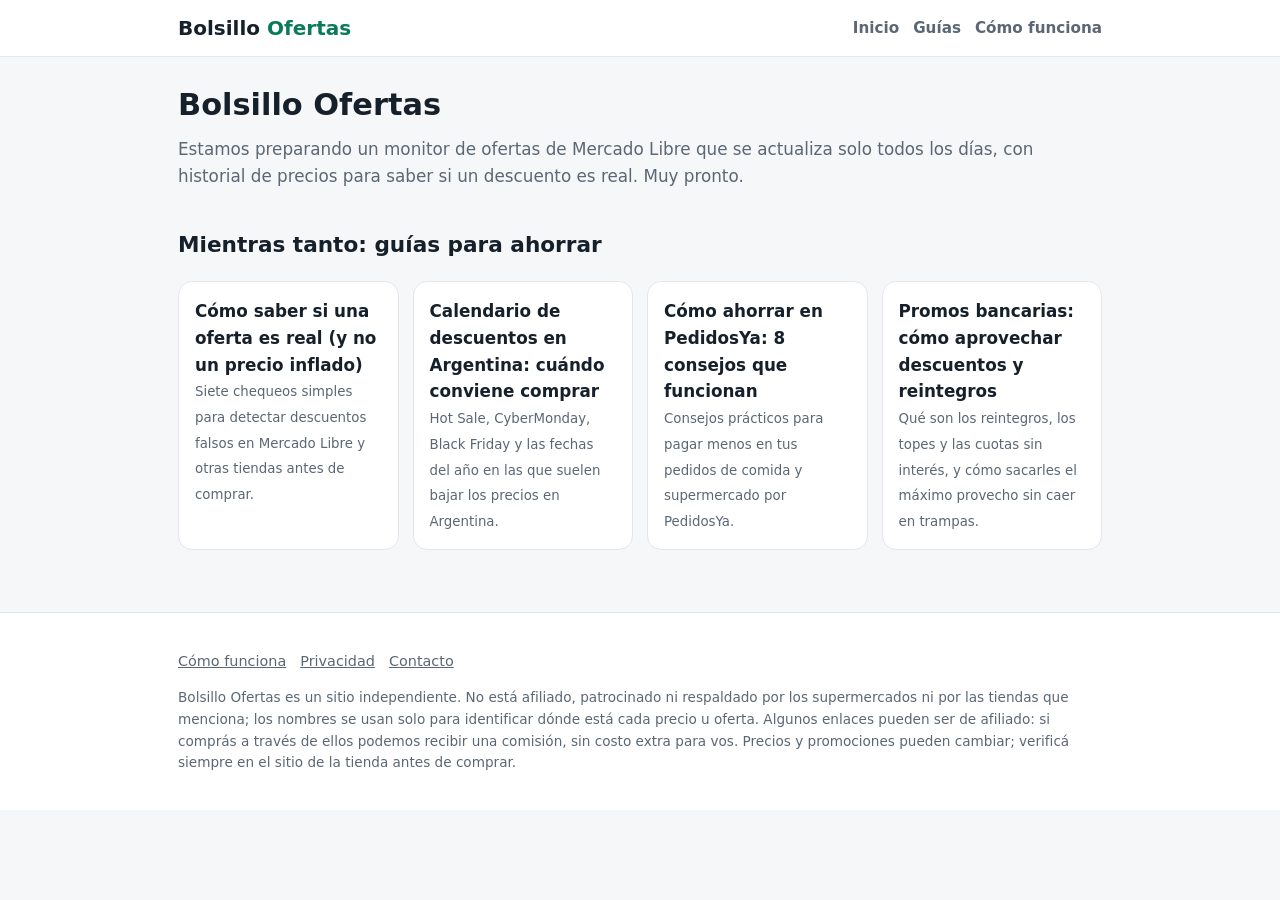
<file: public/index.html>
<!doctype html><html lang="es-AR"><head><meta charset="utf-8"><meta name="viewport" content="width=device-width,initial-scale=1"><link rel="stylesheet" href="assets/style.css">
<script async src="https://pagead2.googlesyndication.com/pagead/js/adsbygoogle.js?client=ca-pub-1697004556284286" crossorigin="anonymous"></script>
<title>Bolsillo Ofertas: ofertas reales y guías para ahorrar</title>
<meta name="description" content="Guías para ahorrar en compras online en Argentina y, muy pronto, ofertas de Mercado Libre con historial de precios.">
</head><body><body><body><header class="site"><div class="wrap"><a class="logo" href="index.html">Bolsillo<span> Ofertas</span></a><nav class="main"><a href="index.html">Inicio</a><a href="guias.html">Guías</a><a href="acerca.html">Cómo funciona</a></nav></div></header>
<main><div class="wrap">
<h1>Bolsillo Ofertas</h1>
<p class="lead">Estamos preparando un monitor de ofertas de Mercado Libre que se actualiza solo todos los días, con historial de precios para saber si un descuento es real. Muy pronto.</p>
<div class="ad-slot"><!-- Bloque de anuncio AdSense --></div>
<h2>Mientras tanto: guías para ahorrar</h2>
<div class="grid"><a class="tile" href="guia-oferta-real.html"><strong>Cómo saber si una oferta es real (y no un precio inflado)</strong><small>Siete chequeos simples para detectar descuentos falsos en Mercado Libre y otras tiendas antes de comprar.</small></a><a class="tile" href="guia-calendario-descuentos.html"><strong>Calendario de descuentos en Argentina: cuándo conviene comprar</strong><small>Hot Sale, CyberMonday, Black Friday y las fechas del año en las que suelen bajar los precios en Argentina.</small></a><a class="tile" href="guia-ahorrar-pedidosya.html"><strong>Cómo ahorrar en PedidosYa: 8 consejos que funcionan</strong><small>Consejos prácticos para pagar menos en tus pedidos de comida y supermercado por PedidosYa.</small></a><a class="tile" href="guia-promos-bancarias.html"><strong>Promos bancarias: cómo aprovechar descuentos y reintegros</strong><small>Qué son los reintegros, los topes y las cuotas sin interés, y cómo sacarles el máximo provecho sin caer en trampas.</small></a></div>
<div class="ad-slot"><!-- Bloque de anuncio AdSense --></div>
</div></main>
<footer class="site"><div class="wrap"><p><a href="acerca.html">Cómo funciona</a><a href="privacidad.html">Privacidad</a><a href="mailto:contacto@bolsillo.online">Contacto</a></p><p class="disclaimer">Bolsillo Ofertas es un sitio independiente. No está afiliado, patrocinado ni respaldado por los supermercados ni por las tiendas que menciona; los nombres se usan solo para identificar dónde está cada precio u oferta. Algunos enlaces pueden ser de afiliado: si comprás a través de ellos podemos recibir una comisión, sin costo extra para vos. Precios y promociones pueden cambiar; verificá siempre en el sitio de la tienda antes de comprar.</p></div></footer>
</body></html>
</file>
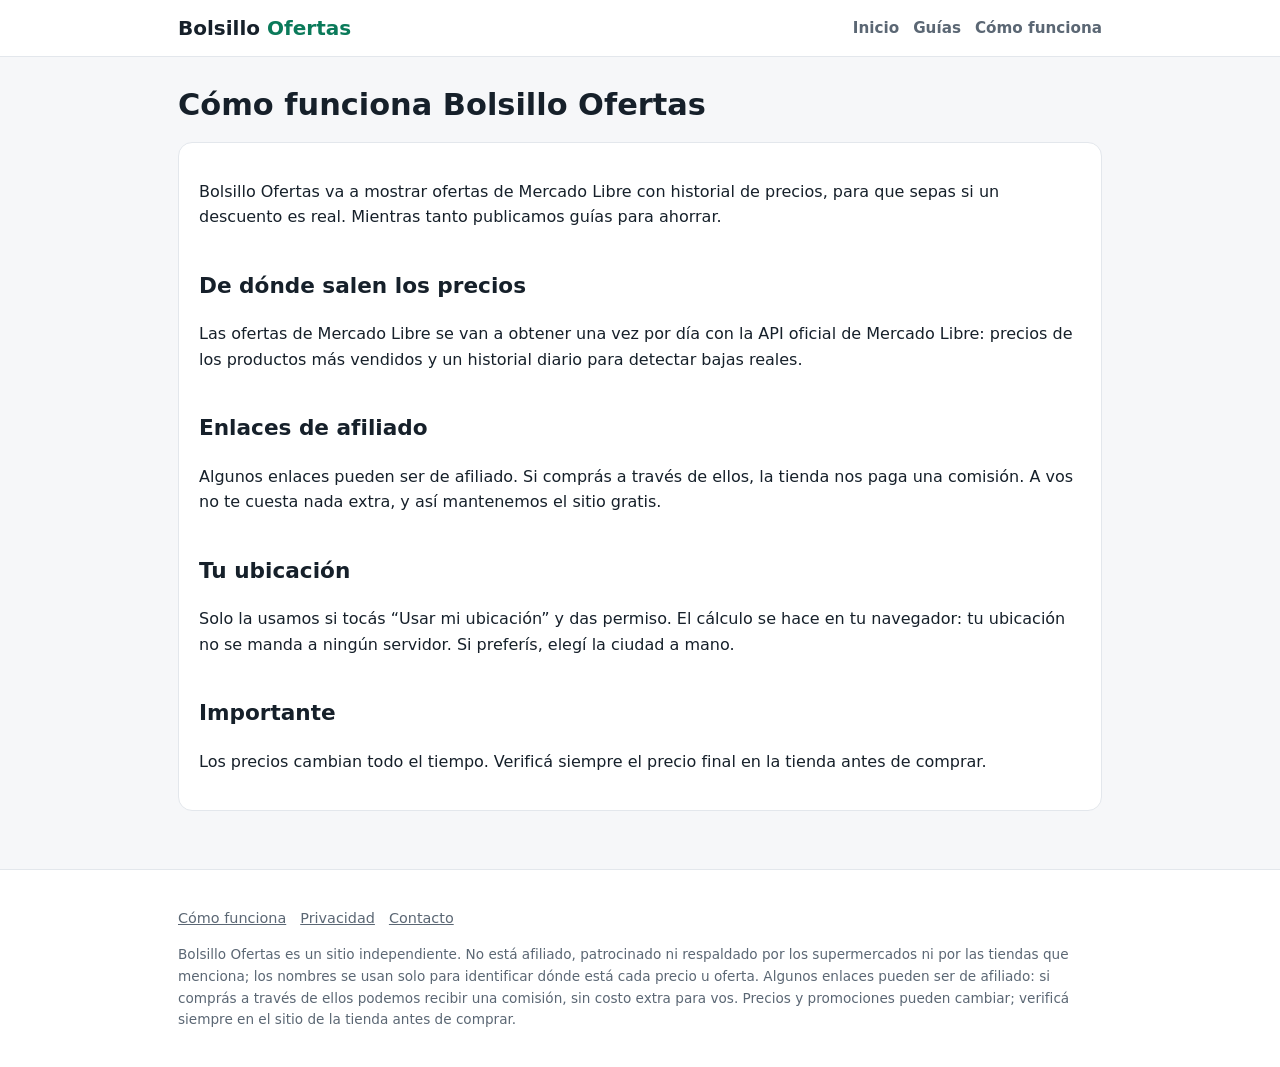
<file: public/acerca.html>
<!doctype html><html lang="es-AR"><head><meta charset="utf-8"><meta name="viewport" content="width=device-width,initial-scale=1"><link rel="stylesheet" href="assets/style.css">
<script async src="https://pagead2.googlesyndication.com/pagead/js/adsbygoogle.js?client=ca-pub-1697004556284286" crossorigin="anonymous"></script>
<title>Cómo funciona | Bolsillo Ofertas</title><meta name="description" content="Cómo buscamos y verificamos las ofertas de Bolsillo Ofertas.">
</head><body><header class="site"><div class="wrap"><a class="logo" href="index.html">Bolsillo<span> Ofertas</span></a><nav class="main"><a href="index.html">Inicio</a><a href="guias.html">Guías</a><a href="acerca.html">Cómo funciona</a></nav></div></header><main><div class="wrap">
<h1>Cómo funciona Bolsillo Ofertas</h1>
<div class="card">
<p>Bolsillo Ofertas va a mostrar ofertas de Mercado Libre con historial de precios, para que sepas si un descuento es real. Mientras tanto publicamos guías para ahorrar.</p>
<h2>De dónde salen los precios</h2>
<p>Las ofertas de Mercado Libre se van a obtener una vez por día con la API oficial de Mercado Libre: precios de los productos más vendidos y un historial diario para detectar bajas reales.</p>
<h2>Enlaces de afiliado</h2>
<p>Algunos enlaces pueden ser de afiliado. Si comprás a través de ellos, la tienda nos paga una comisión. A vos no te cuesta nada extra, y así mantenemos el sitio gratis.</p>
<h2>Tu ubicación</h2>
<p>Solo la usamos si tocás “Usar mi ubicación” y das permiso. El cálculo se hace en tu navegador: tu ubicación no se manda a ningún servidor. Si preferís, elegí la ciudad a mano.</p>
<h2>Importante</h2>
<p>Los precios cambian todo el tiempo. Verificá siempre el precio final en la tienda antes de comprar.</p>
</div></div></main><footer class="site"><div class="wrap"><p><a href="acerca.html">Cómo funciona</a><a href="privacidad.html">Privacidad</a><a href="mailto:contacto@bolsillo.online">Contacto</a></p><p class="disclaimer">Bolsillo Ofertas es un sitio independiente. No está afiliado, patrocinado ni respaldado por los supermercados ni por las tiendas que menciona; los nombres se usan solo para identificar dónde está cada precio u oferta. Algunos enlaces pueden ser de afiliado: si comprás a través de ellos podemos recibir una comisión, sin costo extra para vos. Precios y promociones pueden cambiar; verificá siempre en el sitio de la tienda antes de comprar.</p></div></footer></body></html>
</file>
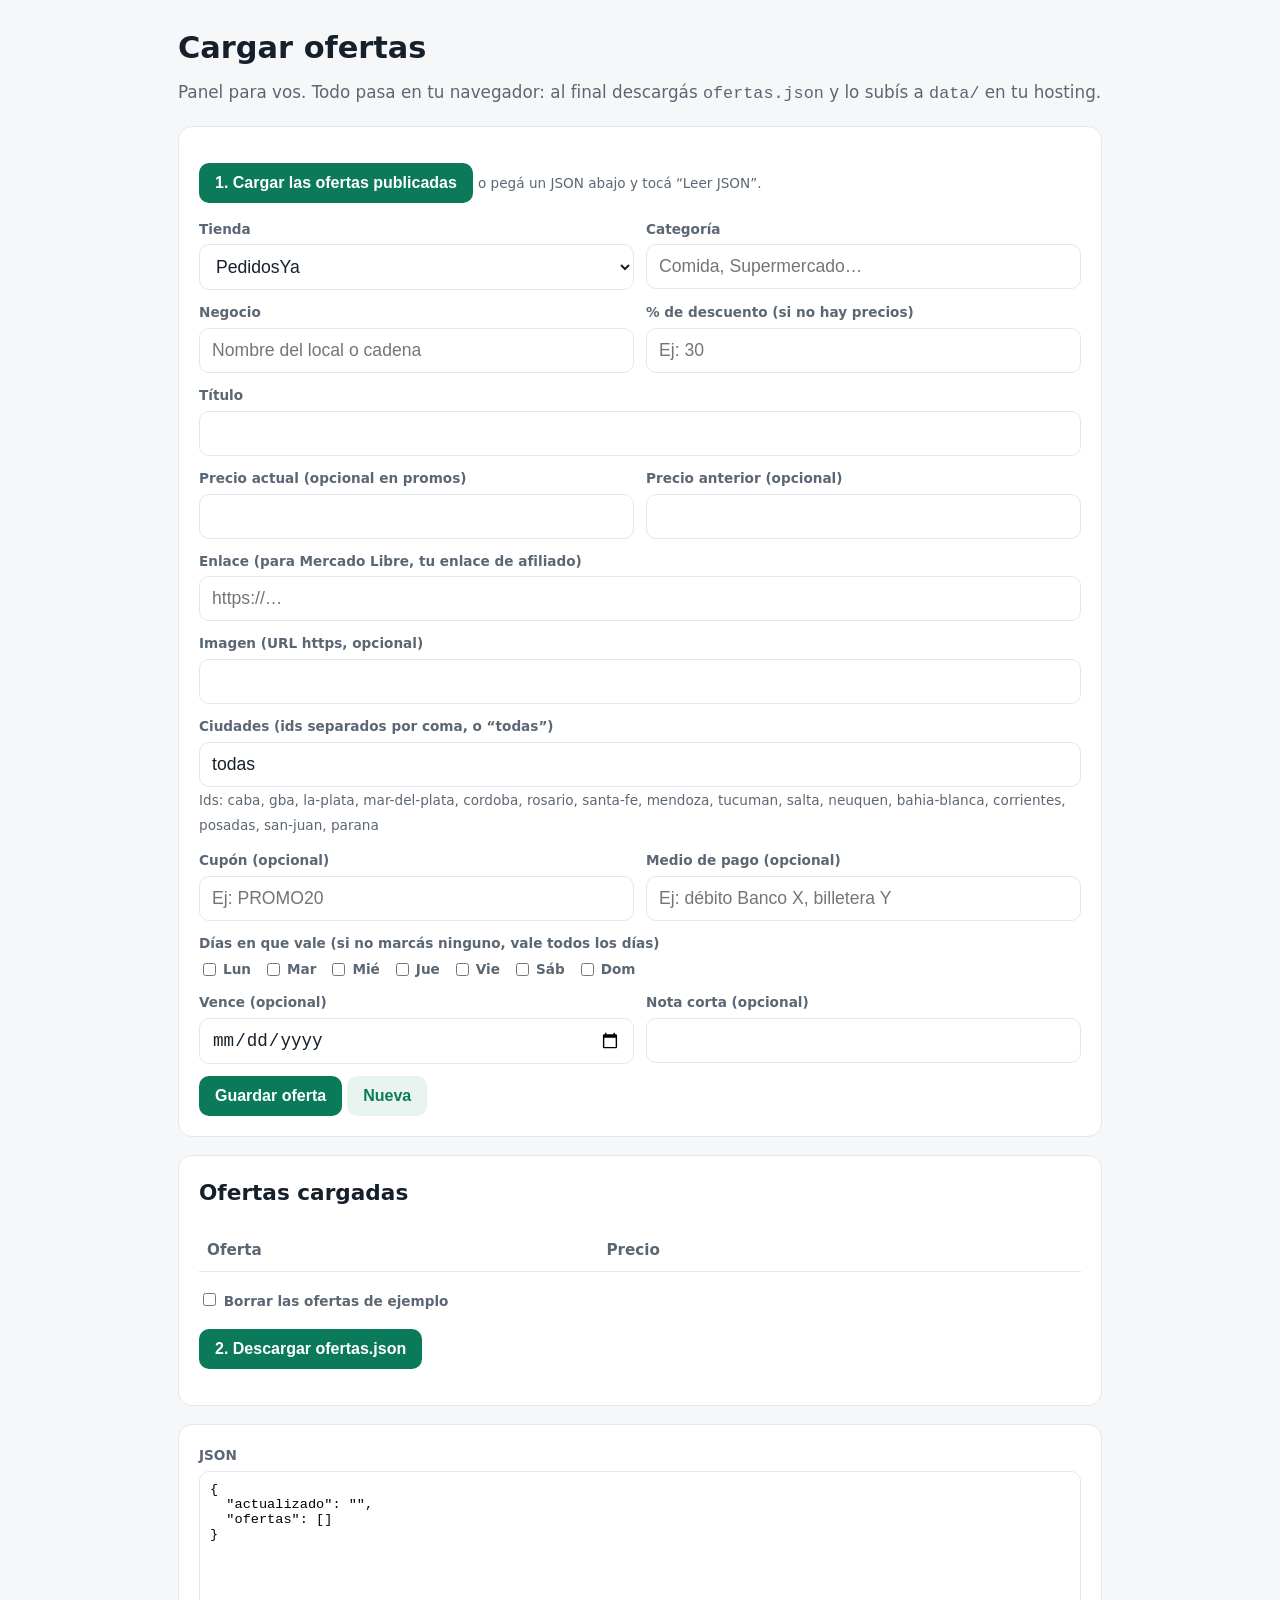
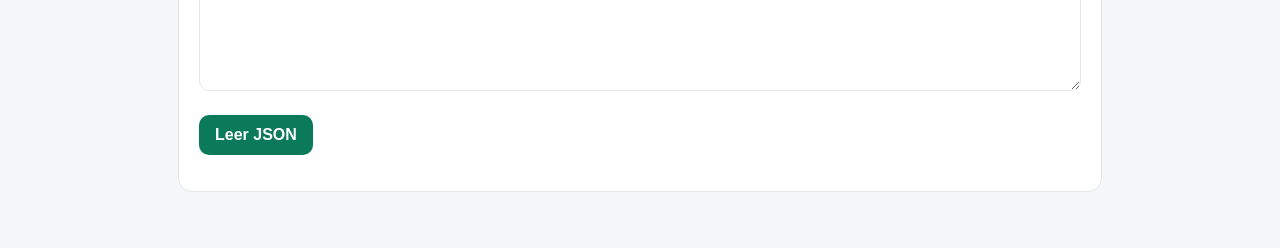
<file: public/cargar.html>
<!doctype html><html lang="es-AR"><head><meta charset="utf-8"><meta name="viewport" content="width=device-width,initial-scale=1"><meta name="robots" content="noindex,nofollow">
<title>Cargar ofertas (panel privado)</title><link rel="stylesheet" href="assets/style.css"></head><body>
<main><div class="wrap">
<h1>Cargar ofertas</h1>
<p class="lead">Panel para vos. Todo pasa en tu navegador: al final descargás <code>ofertas.json</code> y lo subís a <code>data/</code> en tu hosting.</p>
<div class="card">
 <p><button id="cargar-actual" type="button">1. Cargar las ofertas publicadas</button> <span class="status">o pegá un JSON abajo y tocá “Leer JSON”.</span></p>
 <form id="f" class="conv">
  <div><label>Tienda</label><select name="tienda"><option value="pedidosya">PedidosYa</option><option value="mercadolibre">Mercado Libre</option></select></div>
  <div><label>Categoría</label><input name="categoria" list="cats" placeholder="Comida, Supermercado…" required><datalist id="cats"><option>Comida</option><option>Supermercado</option><option>Farmacia</option><option>Bebidas</option><option>Helados y postres</option><option>Mascotas</option><option>Kiosco</option><option>Tecnología</option></datalist></div>
  <div><label>Negocio</label><input name="negocio" placeholder="Nombre del local o cadena"></div>
  <div><label>% de descuento (si no hay precios)</label><input name="descuento" inputmode="numeric" placeholder="Ej: 30"></div>
  <div class="full"><label>Título</label><input name="titulo" required></div>
  <div><label>Precio actual (opcional en promos)</label><input name="precio" inputmode="numeric"></div>
  <div><label>Precio anterior (opcional)</label><input name="precio_anterior" inputmode="numeric"></div>
  <div class="full"><label>Enlace (para Mercado Libre, tu enlace de afiliado)</label><input name="url" type="url" placeholder="https://…" required></div>
  <div class="full"><label>Imagen (URL https, opcional)</label><input name="imagen" type="url"></div>
  <div class="full"><label>Ciudades (ids separados por coma, o “todas”)</label><input name="ciudades" value="todas"><small class="status" id="ids"></small></div>
  <div><label>Cupón (opcional)</label><input name="cupon" placeholder="Ej: PROMO20"></div>
  <div><label>Medio de pago (opcional)</label><input name="medio_pago" placeholder="Ej: débito Banco X, billetera Y"></div>
  <div class="full"><label>Días en que vale (si no marcás ninguno, vale todos los días)</label>
   <span id="dias" style="display:flex;gap:12px;flex-wrap:wrap"><label style="display:flex;gap:4px;margin:0"><input type="checkbox" value="lun" style="width:auto">Lun</label><label style="display:flex;gap:4px;margin:0"><input type="checkbox" value="mar" style="width:auto">Mar</label><label style="display:flex;gap:4px;margin:0"><input type="checkbox" value="mie" style="width:auto">Mié</label><label style="display:flex;gap:4px;margin:0"><input type="checkbox" value="jue" style="width:auto">Jue</label><label style="display:flex;gap:4px;margin:0"><input type="checkbox" value="vie" style="width:auto">Vie</label><label style="display:flex;gap:4px;margin:0"><input type="checkbox" value="sab" style="width:auto">Sáb</label><label style="display:flex;gap:4px;margin:0"><input type="checkbox" value="dom" style="width:auto">Dom</label></span></div>
  <div><label>Vence (opcional)</label><input name="vence" type="date"></div>
  <div><label>Nota corta (opcional)</label><input name="nota"></div>
  <input type="hidden" name="id">
  <div class="full"><button type="submit">Guardar oferta</button> <button type="button" id="limpiar" class="sec" style="background:var(--brand-2);color:var(--brand)">Nueva</button></div>
 </form>
</div>
<div class="card"><h2 style="margin-top:0">Ofertas cargadas</h2><table><thead><tr><th>Oferta</th><th>Precio</th><th></th></tr></thead><tbody id="lista"></tbody></table>
<p><label style="display:inline"><input type="checkbox" id="sin-ejemplos" style="width:auto"> Borrar las ofertas de ejemplo</label></p>
<p><button id="descargar" type="button">2. Descargar ofertas.json</button></p></div>
<div class="card"><label>JSON</label><textarea id="json"></textarea><p><button id="leer" type="button">Leer JSON</button></p></div>
</div></main>
<script>
(function(){
 var data={actualizado:"",ofertas:[]},f=document.getElementById("f");
 function num(v){v=(v||"").replace(/\./g,"").replace(",",".").trim();return v?Number(v):undefined}
 function today(){return new Date().toISOString().slice(0,10)}
 function esc(s){return String(s==null?"":s).replace(/[&<>"]/g,function(c){return{"&":"&amp;","<":"&lt;",">":"&gt;",'"':"&quot;"}[c]})}
 function sync(){document.getElementById("json").value=JSON.stringify(data,null,2);
  document.getElementById("lista").innerHTML=data.ofertas.map(function(o,i){return"<tr><td>"+esc(o.titulo)+"</td><td>"+(o.precio!=null?"$ "+o.precio:(o.descuento?o.descuento+"%":""))+'</td><td><a href="#" data-e="'+i+'">Editar</a> · <a href="#" data-d="'+i+'">Borrar</a></td></tr>'}).join("")}
 fetch("data/ciudades.json").then(function(r){return r.json()}).then(function(c){document.getElementById("ids").textContent="Ids: "+c.map(function(x){return x.id}).join(", ")});
 document.getElementById("cargar-actual").onclick=function(){fetch("data/ofertas.json",{cache:"no-cache"}).then(function(r){return r.json()}).then(function(d){data=d;sync()})};
 document.getElementById("leer").onclick=function(){try{data=JSON.parse(document.getElementById("json").value);sync()}catch(e){alert("JSON inválido")}};
 document.getElementById("limpiar").onclick=function(){f.reset();f.id.value=""};
 document.getElementById("lista").onclick=function(e){var t=e.target;if(t.dataset.d){e.preventDefault();data.ofertas.splice(+t.dataset.d,1);sync()}
  if(t.dataset.e){e.preventDefault();var o=data.ofertas[+t.dataset.e];["tienda","categoria","titulo","url","imagen","vence","nota","id","cupon","medio_pago","negocio"].forEach(function(k){f[k].value=o[k]||""});document.querySelectorAll("#dias input").forEach(function(c){c.checked=(o.dias||[]).indexOf(c.value)>-1});
   f.precio.value=o.precio!=null?o.precio:"";f.precio_anterior.value=o.precio_anterior!=null?o.precio_anterior:"";f.descuento.value=o.descuento!=null?o.descuento:"";f.ciudades.value=(o.ciudades||["todas"]).join(",");scrollTo(0,0)}};
 f.onsubmit=function(e){e.preventDefault();
  var id=f.id.value||("o"+Date.now().toString(36)),old=data.ofertas.filter(function(o){return o.id===id})[0];
  var o={id:id,tienda:f.tienda.value,titulo:f.titulo.value.trim(),categoria:f.categoria.value.trim(),url:f.url.value.trim(),
   ciudades:f.ciudades.value.split(",").map(function(s){return s.trim()}).filter(Boolean),agregado:old&&old.agregado||today()};
  var p=num(f.precio.value),pa=num(f.precio_anterior.value);if(p!=null)o.precio=p;if(pa!=null)o.precio_anterior=pa;
  var dc=num(f.descuento.value);if(dc!=null&&dc>0&&dc<100)o.descuento=Math.round(dc);
  ["imagen","vence","nota","cupon","medio_pago","negocio"].forEach(function(k){if(f[k].value.trim())o[k]=f[k].value.trim()});
  var dias=[].map.call(document.querySelectorAll("#dias input:checked"),function(c){return c.value});if(dias.length)o.dias=dias;
  if(old&&old.auto)o.auto=false;
  // Historial: se agrega un punto cada vez que guardás un precio distinto
  var h=(old&&old.historial)||[];if(p!=null&&(!h.length||h[h.length-1].precio!==p))h.push({fecha:today(),precio:p});if(h.length)o.historial=h.slice(-60);
  if(old)data.ofertas[data.ofertas.indexOf(old)]=o;else data.ofertas.unshift(o);
  f.reset();f.id.value="";sync()};
 document.getElementById("descargar").onclick=function(){
  if(document.getElementById("sin-ejemplos").checked)data.ofertas=data.ofertas.filter(function(o){return!o.ejemplo});
  data.actualizado=today();sync();
  var a=document.createElement("a");a.href=URL.createObjectURL(new Blob([JSON.stringify(data,null,2)],{type:"application/json"}));a.download="ofertas.json";a.click()};
 sync();
})();
</script></body></html>
</file>
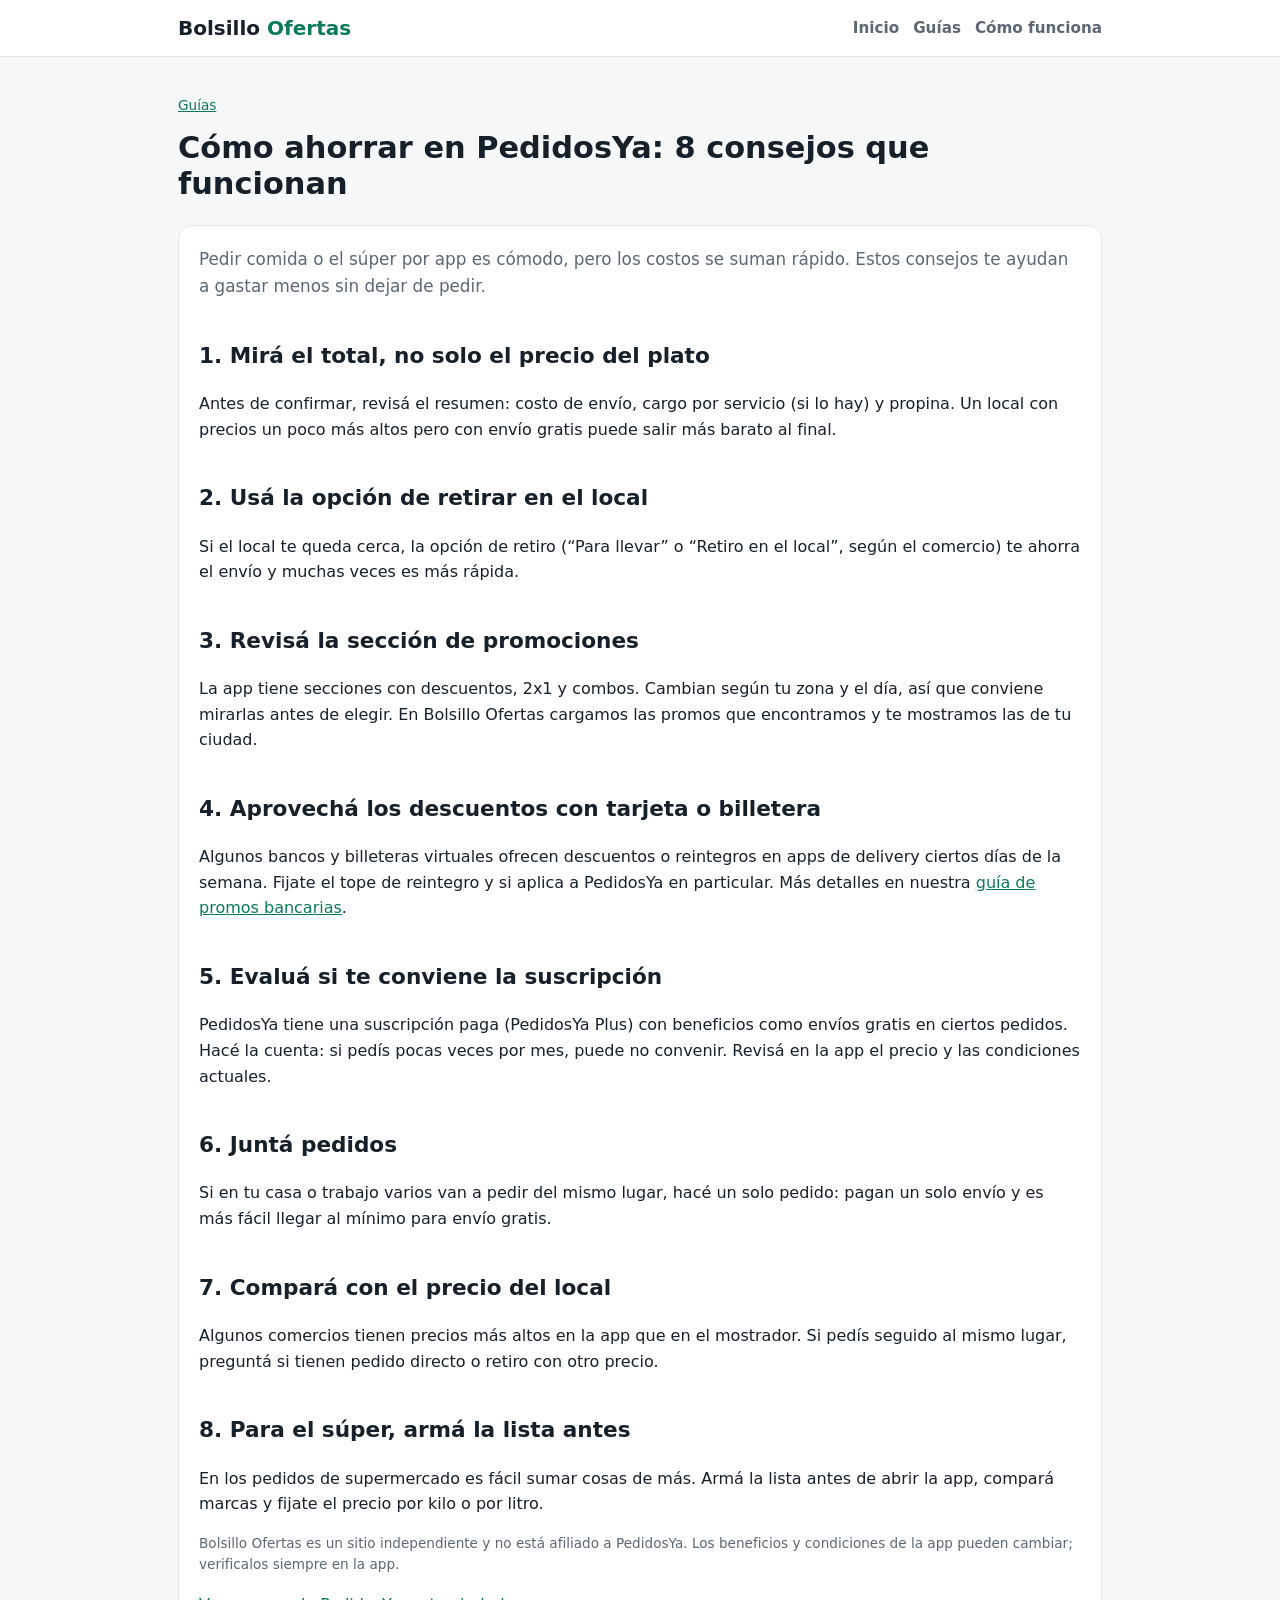
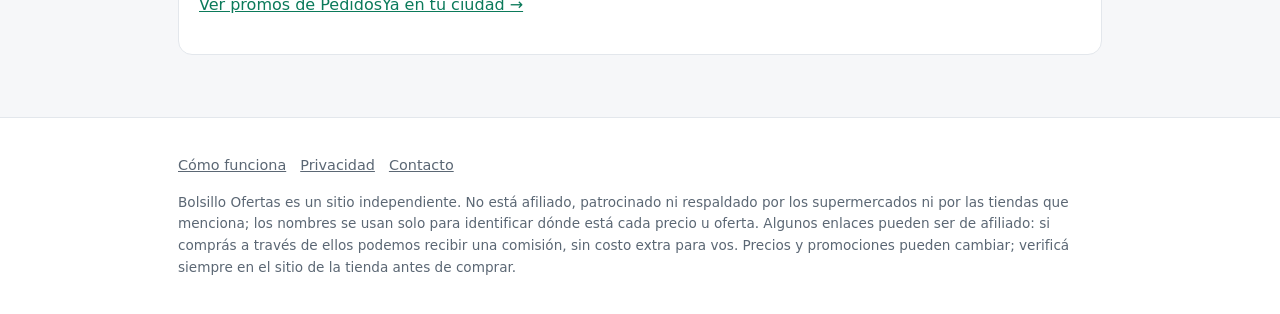
<file: public/guia-ahorrar-pedidosya.html>
<!doctype html><html lang="es-AR"><head><meta charset="utf-8"><meta name="viewport" content="width=device-width,initial-scale=1"><link rel="stylesheet" href="assets/style.css">
<script async src="https://pagead2.googlesyndication.com/pagead/js/adsbygoogle.js?client=ca-pub-1697004556284286" crossorigin="anonymous"></script>
<title>Cómo ahorrar en PedidosYa: 8 consejos que funcionan | Bolsillo Ofertas</title><meta name="description" content="Consejos prácticos para pagar menos en tus pedidos de comida y supermercado por PedidosYa.">
</head><body><body><header class="site"><div class="wrap"><a class="logo" href="index.html">Bolsillo<span> Ofertas</span></a><nav class="main"><a href="index.html">Inicio</a><a href="guias.html">Guías</a><a href="acerca.html">Cómo funciona</a></nav></div></header><main><div class="wrap">
<p class="status"><a href="guias.html">Guías</a></p>
<h1>Cómo ahorrar en PedidosYa: 8 consejos que funcionan</h1>
<div class="ad-slot"><!-- Bloque de anuncio AdSense --></div>
<article class="card">
<p class="lead">Pedir comida o el súper por app es cómodo, pero los costos se suman rápido. Estos consejos te ayudan a gastar menos sin dejar de pedir.</p>
<h2>1. Mirá el total, no solo el precio del plato</h2>
<p>Antes de confirmar, revisá el resumen: costo de envío, cargo por servicio (si lo hay) y propina. Un local con precios un poco más altos pero con envío gratis puede salir más barato al final.</p>
<h2>2. Usá la opción de retirar en el local</h2>
<p>Si el local te queda cerca, la opción de retiro (“Para llevar” o “Retiro en el local”, según el comercio) te ahorra el envío y muchas veces es más rápida.</p>
<h2>3. Revisá la sección de promociones</h2>
<p>La app tiene secciones con descuentos, 2x1 y combos. Cambian según tu zona y el día, así que conviene mirarlas antes de elegir. En Bolsillo Ofertas cargamos las promos que encontramos y te mostramos las de tu ciudad.</p>
<h2>4. Aprovechá los descuentos con tarjeta o billetera</h2>
<p>Algunos bancos y billeteras virtuales ofrecen descuentos o reintegros en apps de delivery ciertos días de la semana. Fijate el tope de reintegro y si aplica a PedidosYa en particular. Más detalles en nuestra <a href="guia-promos-bancarias.html">guía de promos bancarias</a>.</p>
<h2>5. Evaluá si te conviene la suscripción</h2>
<p>PedidosYa tiene una suscripción paga (PedidosYa Plus) con beneficios como envíos gratis en ciertos pedidos. Hacé la cuenta: si pedís pocas veces por mes, puede no convenir. Revisá en la app el precio y las condiciones actuales.</p>
<h2>6. Juntá pedidos</h2>
<p>Si en tu casa o trabajo varios van a pedir del mismo lugar, hacé un solo pedido: pagan un solo envío y es más fácil llegar al mínimo para envío gratis.</p>
<h2>7. Compará con el precio del local</h2>
<p>Algunos comercios tienen precios más altos en la app que en el mostrador. Si pedís seguido al mismo lugar, preguntá si tienen pedido directo o retiro con otro precio.</p>
<h2>8. Para el súper, armá la lista antes</h2>
<p>En los pedidos de supermercado es fácil sumar cosas de más. Armá la lista antes de abrir la app, compará marcas y fijate el precio por kilo o por litro.</p>
<p class="disclaimer">Bolsillo Ofertas es un sitio independiente y no está afiliado a PedidosYa. Los beneficios y condiciones de la app pueden cambiar; verificalos siempre en la app.</p>
<p><a href="index.html?tienda=pedidosya">Ver promos de PedidosYa en tu ciudad →</a></p>
</article>
<div class="ad-slot"><!-- Bloque de anuncio AdSense --></div>
</div></main><footer class="site"><div class="wrap"><p><a href="acerca.html">Cómo funciona</a><a href="privacidad.html">Privacidad</a><a href="mailto:contacto@bolsillo.online">Contacto</a></p><p class="disclaimer">Bolsillo Ofertas es un sitio independiente. No está afiliado, patrocinado ni respaldado por los supermercados ni por las tiendas que menciona; los nombres se usan solo para identificar dónde está cada precio u oferta. Algunos enlaces pueden ser de afiliado: si comprás a través de ellos podemos recibir una comisión, sin costo extra para vos. Precios y promociones pueden cambiar; verificá siempre en el sitio de la tienda antes de comprar.</p></div></footer></body></html>
</file>
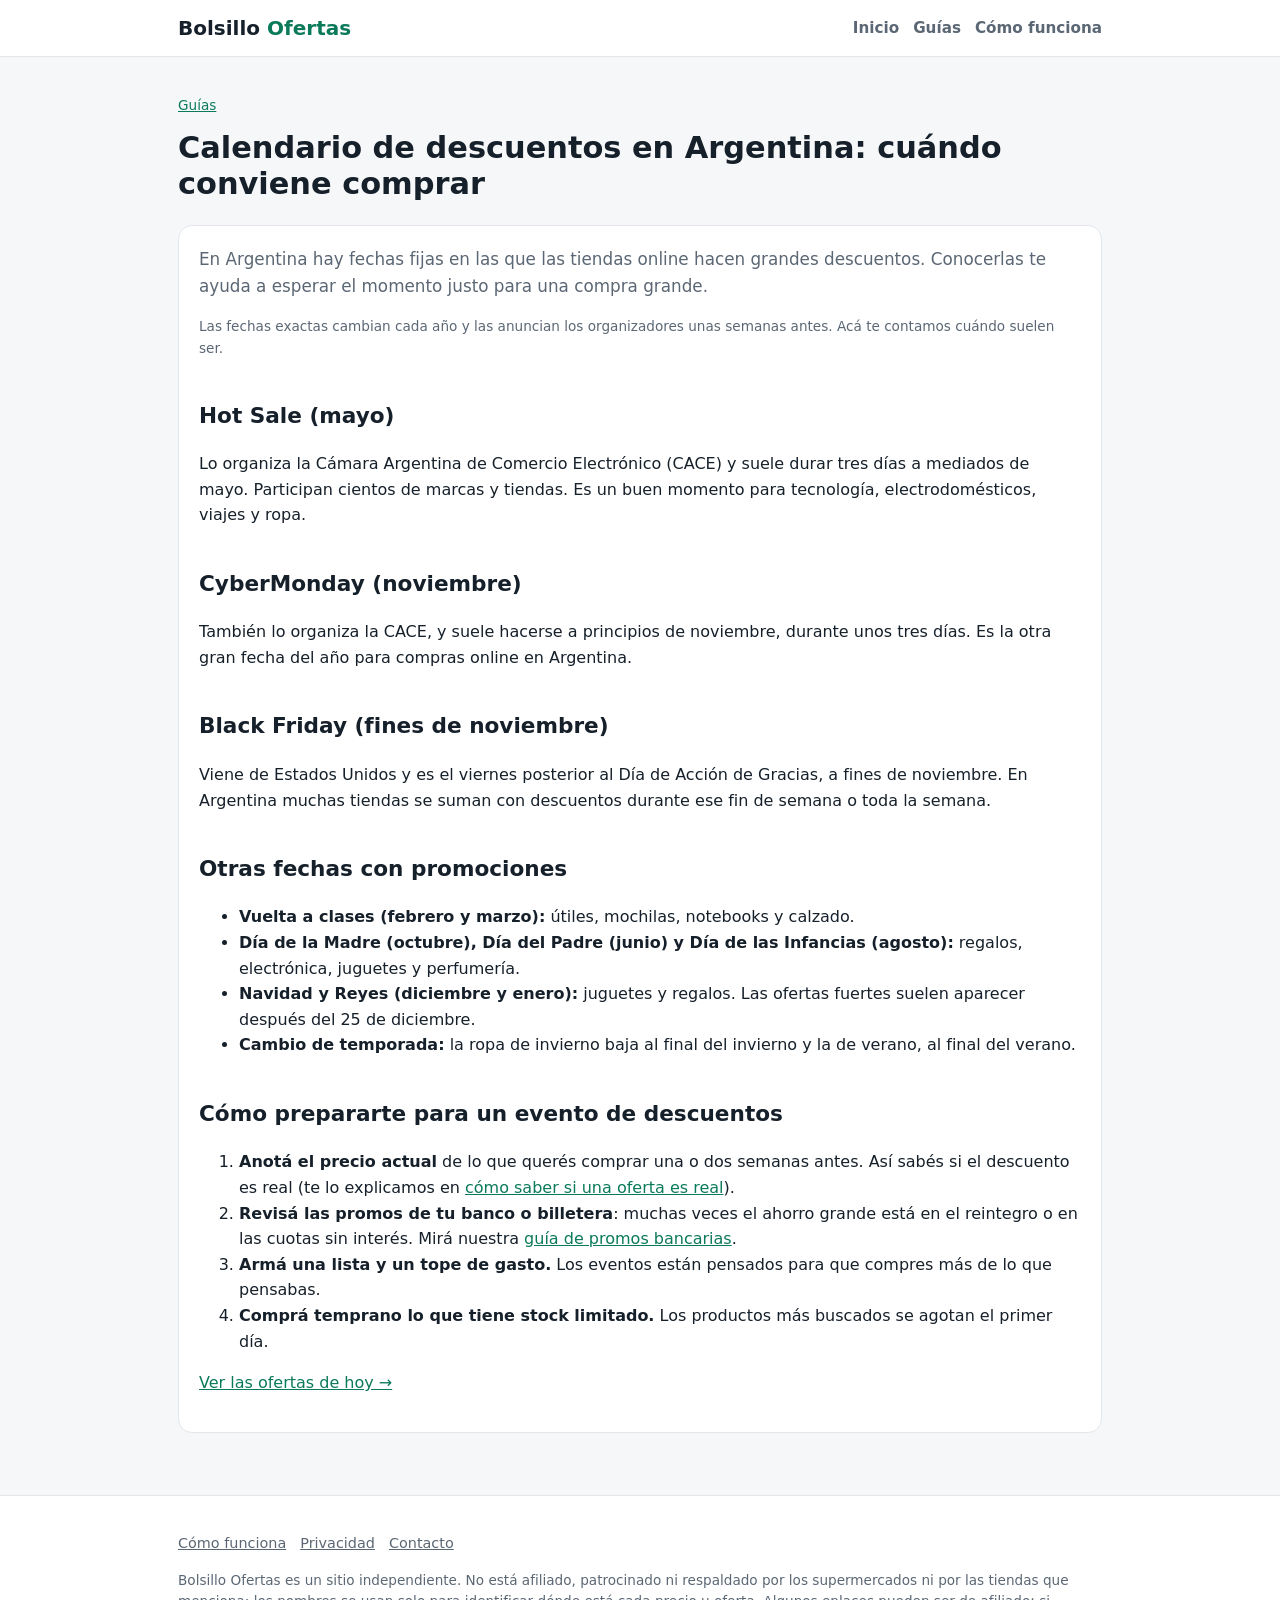
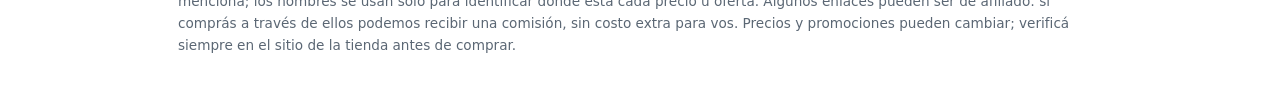
<file: public/guia-calendario-descuentos.html>
<!doctype html><html lang="es-AR"><head><meta charset="utf-8"><meta name="viewport" content="width=device-width,initial-scale=1"><link rel="stylesheet" href="assets/style.css">
<script async src="https://pagead2.googlesyndication.com/pagead/js/adsbygoogle.js?client=ca-pub-1697004556284286" crossorigin="anonymous"></script>
<title>Calendario de descuentos en Argentina: cuándo conviene comprar | Bolsillo Ofertas</title><meta name="description" content="Hot Sale, CyberMonday, Black Friday y las fechas del año en las que suelen bajar los precios en Argentina.">
</head><body><body><header class="site"><div class="wrap"><a class="logo" href="index.html">Bolsillo<span> Ofertas</span></a><nav class="main"><a href="index.html">Inicio</a><a href="guias.html">Guías</a><a href="acerca.html">Cómo funciona</a></nav></div></header><main><div class="wrap">
<p class="status"><a href="guias.html">Guías</a></p>
<h1>Calendario de descuentos en Argentina: cuándo conviene comprar</h1>
<div class="ad-slot"><!-- Bloque de anuncio AdSense --></div>
<article class="card">
<p class="lead">En Argentina hay fechas fijas en las que las tiendas online hacen grandes descuentos. Conocerlas te ayuda a esperar el momento justo para una compra grande.</p>
<p class="disclaimer">Las fechas exactas cambian cada año y las anuncian los organizadores unas semanas antes. Acá te contamos cuándo suelen ser.</p>
<h2>Hot Sale (mayo)</h2>
<p>Lo organiza la Cámara Argentina de Comercio Electrónico (CACE) y suele durar tres días a mediados de mayo. Participan cientos de marcas y tiendas. Es un buen momento para tecnología, electrodomésticos, viajes y ropa.</p>
<h2>CyberMonday (noviembre)</h2>
<p>También lo organiza la CACE, y suele hacerse a principios de noviembre, durante unos tres días. Es la otra gran fecha del año para compras online en Argentina.</p>
<h2>Black Friday (fines de noviembre)</h2>
<p>Viene de Estados Unidos y es el viernes posterior al Día de Acción de Gracias, a fines de noviembre. En Argentina muchas tiendas se suman con descuentos durante ese fin de semana o toda la semana.</p>
<h2>Otras fechas con promociones</h2>
<ul>
<li><strong>Vuelta a clases (febrero y marzo):</strong> útiles, mochilas, notebooks y calzado.</li>
<li><strong>Día de la Madre (octubre), Día del Padre (junio) y Día de las Infancias (agosto):</strong> regalos, electrónica, juguetes y perfumería.</li>
<li><strong>Navidad y Reyes (diciembre y enero):</strong> juguetes y regalos. Las ofertas fuertes suelen aparecer después del 25 de diciembre.</li>
<li><strong>Cambio de temporada:</strong> la ropa de invierno baja al final del invierno y la de verano, al final del verano.</li>
</ul>
<h2>Cómo prepararte para un evento de descuentos</h2>
<ol>
<li><strong>Anotá el precio actual</strong> de lo que querés comprar una o dos semanas antes. Así sabés si el descuento es real (te lo explicamos en <a href="guia-oferta-real.html">cómo saber si una oferta es real</a>).</li>
<li><strong>Revisá las promos de tu banco o billetera</strong>: muchas veces el ahorro grande está en el reintegro o en las cuotas sin interés. Mirá nuestra <a href="guia-promos-bancarias.html">guía de promos bancarias</a>.</li>
<li><strong>Armá una lista y un tope de gasto.</strong> Los eventos están pensados para que compres más de lo que pensabas.</li>
<li><strong>Comprá temprano lo que tiene stock limitado.</strong> Los productos más buscados se agotan el primer día.</li>
</ol>
<p><a href="index.html">Ver las ofertas de hoy →</a></p>
</article>
<div class="ad-slot"><!-- Bloque de anuncio AdSense --></div>
</div></main><footer class="site"><div class="wrap"><p><a href="acerca.html">Cómo funciona</a><a href="privacidad.html">Privacidad</a><a href="mailto:contacto@bolsillo.online">Contacto</a></p><p class="disclaimer">Bolsillo Ofertas es un sitio independiente. No está afiliado, patrocinado ni respaldado por los supermercados ni por las tiendas que menciona; los nombres se usan solo para identificar dónde está cada precio u oferta. Algunos enlaces pueden ser de afiliado: si comprás a través de ellos podemos recibir una comisión, sin costo extra para vos. Precios y promociones pueden cambiar; verificá siempre en el sitio de la tienda antes de comprar.</p></div></footer></body></html>
</file>
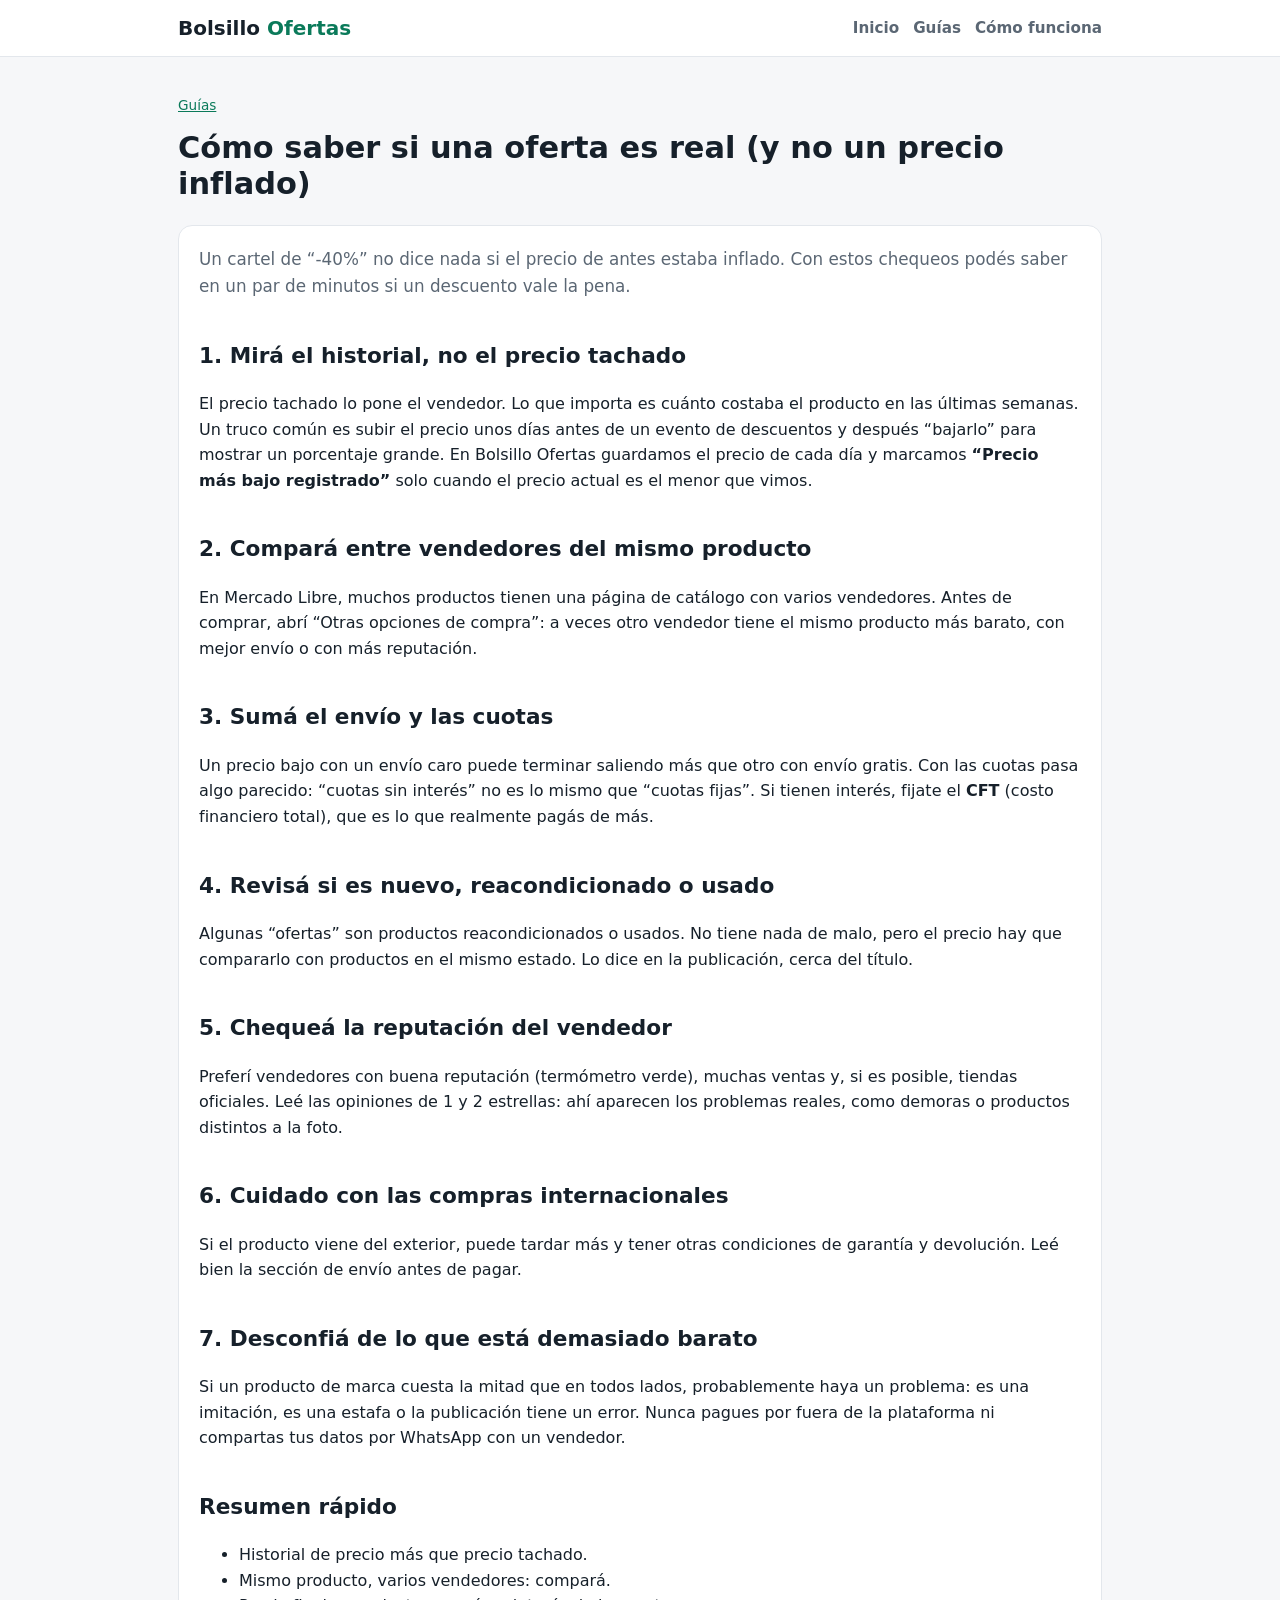
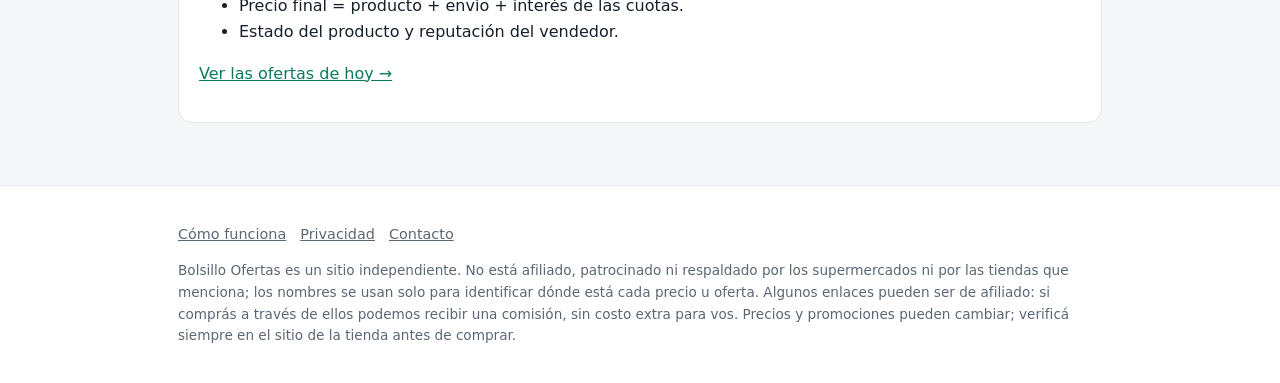
<file: public/guia-oferta-real.html>
<!doctype html><html lang="es-AR"><head><meta charset="utf-8"><meta name="viewport" content="width=device-width,initial-scale=1"><link rel="stylesheet" href="assets/style.css">
<script async src="https://pagead2.googlesyndication.com/pagead/js/adsbygoogle.js?client=ca-pub-1697004556284286" crossorigin="anonymous"></script>
<title>Cómo saber si una oferta es real (y no un precio inflado) | Bolsillo Ofertas</title><meta name="description" content="Siete chequeos simples para detectar descuentos falsos en Mercado Libre y otras tiendas antes de comprar.">
</head><body><body><header class="site"><div class="wrap"><a class="logo" href="index.html">Bolsillo<span> Ofertas</span></a><nav class="main"><a href="index.html">Inicio</a><a href="guias.html">Guías</a><a href="acerca.html">Cómo funciona</a></nav></div></header><main><div class="wrap">
<p class="status"><a href="guias.html">Guías</a></p>
<h1>Cómo saber si una oferta es real (y no un precio inflado)</h1>
<div class="ad-slot"><!-- Bloque de anuncio AdSense --></div>
<article class="card">
<p class="lead">Un cartel de “-40%” no dice nada si el precio de antes estaba inflado. Con estos chequeos podés saber en un par de minutos si un descuento vale la pena.</p>
<h2>1. Mirá el historial, no el precio tachado</h2>
<p>El precio tachado lo pone el vendedor. Lo que importa es cuánto costaba el producto en las últimas semanas. Un truco común es subir el precio unos días antes de un evento de descuentos y después “bajarlo” para mostrar un porcentaje grande. En Bolsillo Ofertas guardamos el precio de cada día y marcamos <strong>“Precio más bajo registrado”</strong> solo cuando el precio actual es el menor que vimos.</p>
<h2>2. Compará entre vendedores del mismo producto</h2>
<p>En Mercado Libre, muchos productos tienen una página de catálogo con varios vendedores. Antes de comprar, abrí “Otras opciones de compra”: a veces otro vendedor tiene el mismo producto más barato, con mejor envío o con más reputación.</p>
<h2>3. Sumá el envío y las cuotas</h2>
<p>Un precio bajo con un envío caro puede terminar saliendo más que otro con envío gratis. Con las cuotas pasa algo parecido: “cuotas sin interés” no es lo mismo que “cuotas fijas”. Si tienen interés, fijate el <strong>CFT</strong> (costo financiero total), que es lo que realmente pagás de más.</p>
<h2>4. Revisá si es nuevo, reacondicionado o usado</h2>
<p>Algunas “ofertas” son productos reacondicionados o usados. No tiene nada de malo, pero el precio hay que compararlo con productos en el mismo estado. Lo dice en la publicación, cerca del título.</p>
<h2>5. Chequeá la reputación del vendedor</h2>
<p>Preferí vendedores con buena reputación (termómetro verde), muchas ventas y, si es posible, tiendas oficiales. Leé las opiniones de 1 y 2 estrellas: ahí aparecen los problemas reales, como demoras o productos distintos a la foto.</p>
<h2>6. Cuidado con las compras internacionales</h2>
<p>Si el producto viene del exterior, puede tardar más y tener otras condiciones de garantía y devolución. Leé bien la sección de envío antes de pagar.</p>
<h2>7. Desconfiá de lo que está demasiado barato</h2>
<p>Si un producto de marca cuesta la mitad que en todos lados, probablemente haya un problema: es una imitación, es una estafa o la publicación tiene un error. Nunca pagues por fuera de la plataforma ni compartas tus datos por WhatsApp con un vendedor.</p>
<h2>Resumen rápido</h2>
<ul><li>Historial de precio más que precio tachado.</li><li>Mismo producto, varios vendedores: compará.</li><li>Precio final = producto + envío + interés de las cuotas.</li><li>Estado del producto y reputación del vendedor.</li></ul>
<p><a href="index.html">Ver las ofertas de hoy →</a></p>
</article>
<div class="ad-slot"><!-- Bloque de anuncio AdSense --></div>
</div></main><footer class="site"><div class="wrap"><p><a href="acerca.html">Cómo funciona</a><a href="privacidad.html">Privacidad</a><a href="mailto:contacto@bolsillo.online">Contacto</a></p><p class="disclaimer">Bolsillo Ofertas es un sitio independiente. No está afiliado, patrocinado ni respaldado por los supermercados ni por las tiendas que menciona; los nombres se usan solo para identificar dónde está cada precio u oferta. Algunos enlaces pueden ser de afiliado: si comprás a través de ellos podemos recibir una comisión, sin costo extra para vos. Precios y promociones pueden cambiar; verificá siempre en el sitio de la tienda antes de comprar.</p></div></footer></body></html>
</file>
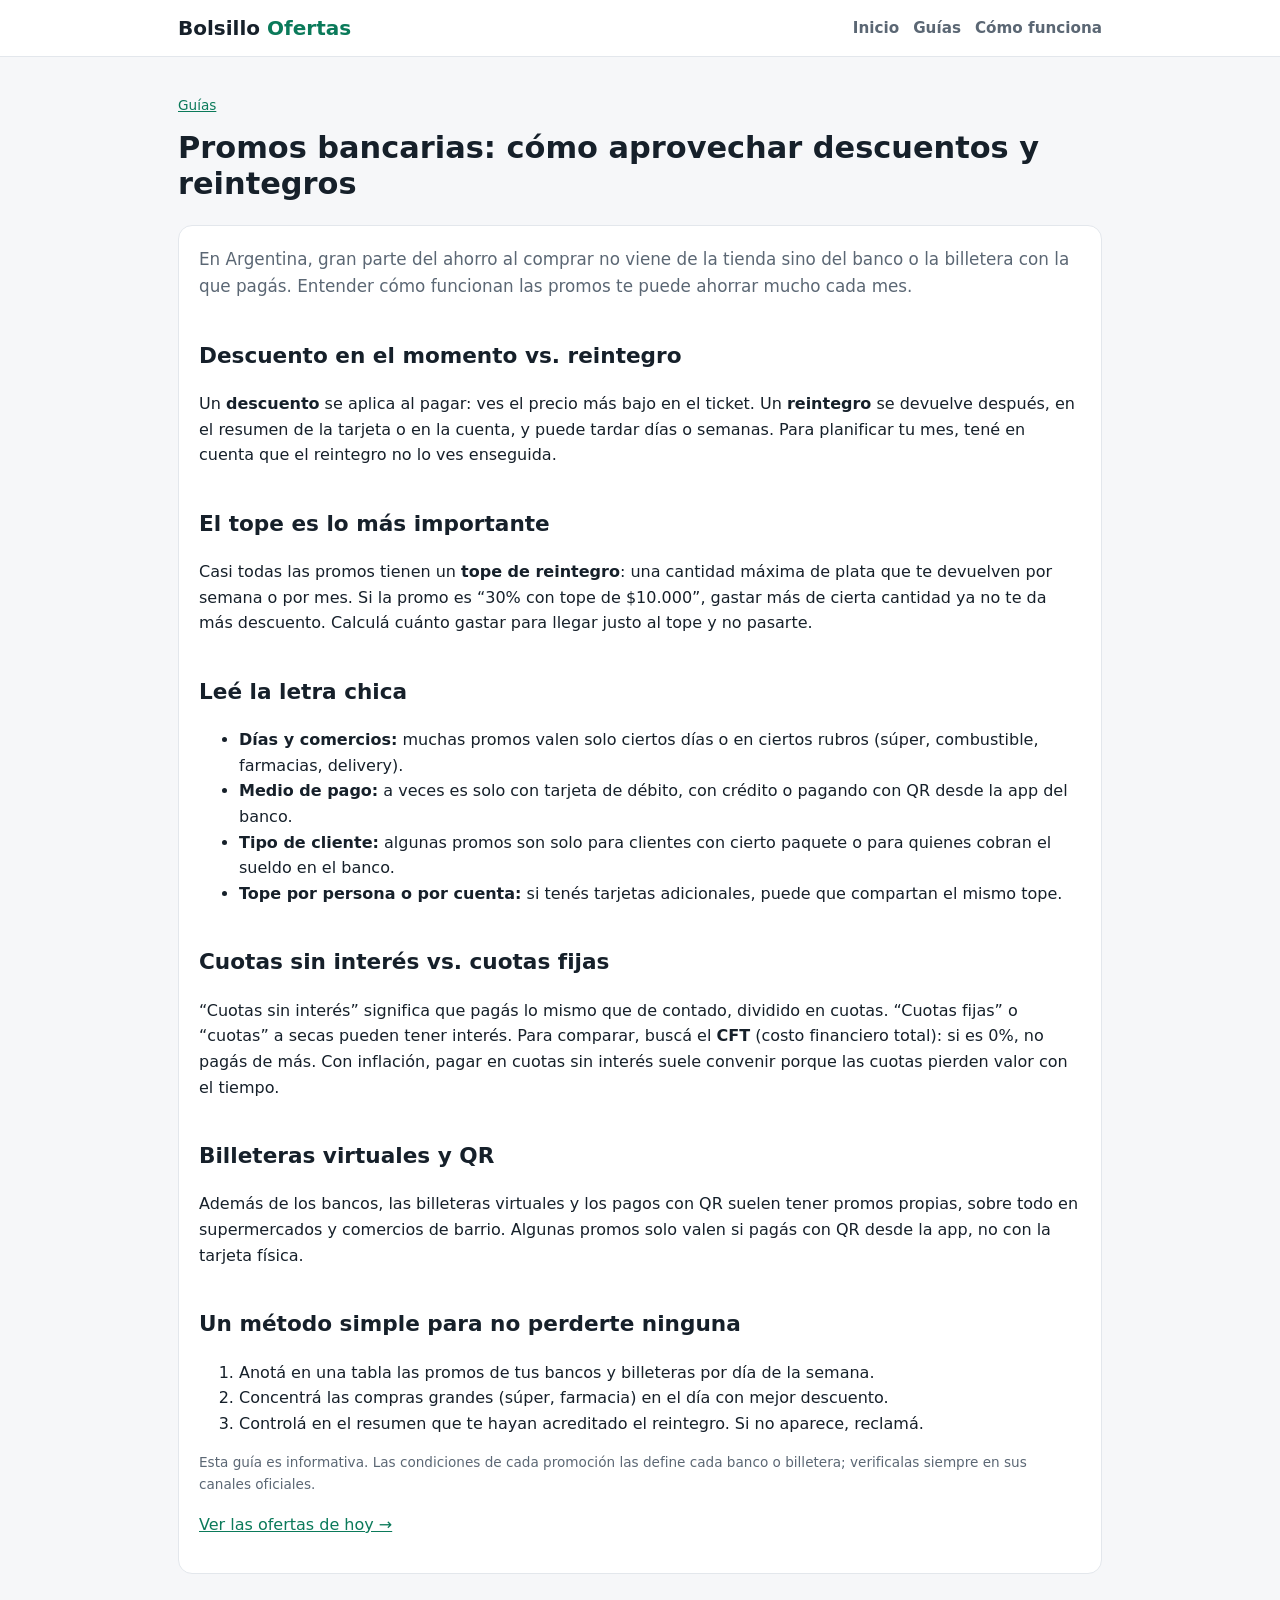
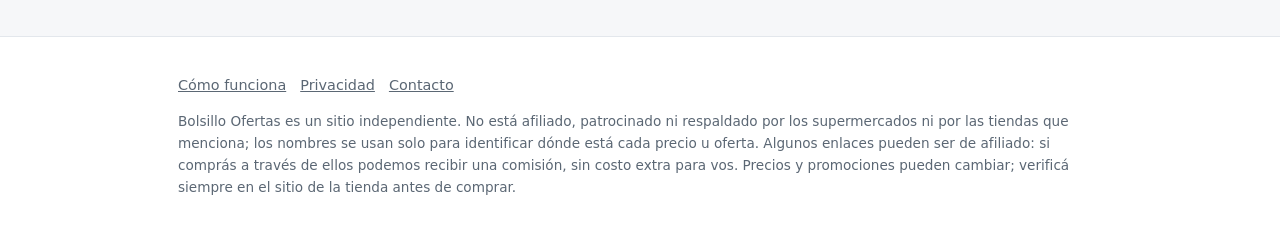
<file: public/guia-promos-bancarias.html>
<!doctype html><html lang="es-AR"><head><meta charset="utf-8"><meta name="viewport" content="width=device-width,initial-scale=1"><link rel="stylesheet" href="assets/style.css">
<script async src="https://pagead2.googlesyndication.com/pagead/js/adsbygoogle.js?client=ca-pub-1697004556284286" crossorigin="anonymous"></script>
<title>Promos bancarias: cómo aprovechar descuentos y reintegros | Bolsillo Ofertas</title><meta name="description" content="Qué son los reintegros, los topes y las cuotas sin interés, y cómo sacarles el máximo provecho sin caer en trampas.">
</head><body><body><header class="site"><div class="wrap"><a class="logo" href="index.html">Bolsillo<span> Ofertas</span></a><nav class="main"><a href="index.html">Inicio</a><a href="guias.html">Guías</a><a href="acerca.html">Cómo funciona</a></nav></div></header><main><div class="wrap">
<p class="status"><a href="guias.html">Guías</a></p>
<h1>Promos bancarias: cómo aprovechar descuentos y reintegros</h1>
<div class="ad-slot"><!-- Bloque de anuncio AdSense --></div>
<article class="card">
<p class="lead">En Argentina, gran parte del ahorro al comprar no viene de la tienda sino del banco o la billetera con la que pagás. Entender cómo funcionan las promos te puede ahorrar mucho cada mes.</p>
<h2>Descuento en el momento vs. reintegro</h2>
<p>Un <strong>descuento</strong> se aplica al pagar: ves el precio más bajo en el ticket. Un <strong>reintegro</strong> se devuelve después, en el resumen de la tarjeta o en la cuenta, y puede tardar días o semanas. Para planificar tu mes, tené en cuenta que el reintegro no lo ves enseguida.</p>
<h2>El tope es lo más importante</h2>
<p>Casi todas las promos tienen un <strong>tope de reintegro</strong>: una cantidad máxima de plata que te devuelven por semana o por mes. Si la promo es “30% con tope de $10.000”, gastar más de cierta cantidad ya no te da más descuento. Calculá cuánto gastar para llegar justo al tope y no pasarte.</p>
<h2>Leé la letra chica</h2>
<ul>
<li><strong>Días y comercios:</strong> muchas promos valen solo ciertos días o en ciertos rubros (súper, combustible, farmacias, delivery).</li>
<li><strong>Medio de pago:</strong> a veces es solo con tarjeta de débito, con crédito o pagando con QR desde la app del banco.</li>
<li><strong>Tipo de cliente:</strong> algunas promos son solo para clientes con cierto paquete o para quienes cobran el sueldo en el banco.</li>
<li><strong>Tope por persona o por cuenta:</strong> si tenés tarjetas adicionales, puede que compartan el mismo tope.</li>
</ul>
<h2>Cuotas sin interés vs. cuotas fijas</h2>
<p>“Cuotas sin interés” significa que pagás lo mismo que de contado, dividido en cuotas. “Cuotas fijas” o “cuotas” a secas pueden tener interés. Para comparar, buscá el <strong>CFT</strong> (costo financiero total): si es 0%, no pagás de más. Con inflación, pagar en cuotas sin interés suele convenir porque las cuotas pierden valor con el tiempo.</p>
<h2>Billeteras virtuales y QR</h2>
<p>Además de los bancos, las billeteras virtuales y los pagos con QR suelen tener promos propias, sobre todo en supermercados y comercios de barrio. Algunas promos solo valen si pagás con QR desde la app, no con la tarjeta física.</p>
<h2>Un método simple para no perderte ninguna</h2>
<ol>
<li>Anotá en una tabla las promos de tus bancos y billeteras por día de la semana.</li>
<li>Concentrá las compras grandes (súper, farmacia) en el día con mejor descuento.</li>
<li>Controlá en el resumen que te hayan acreditado el reintegro. Si no aparece, reclamá.</li>
</ol>
<p class="disclaimer">Esta guía es informativa. Las condiciones de cada promoción las define cada banco o billetera; verificalas siempre en sus canales oficiales.</p>
<p><a href="index.html">Ver las ofertas de hoy →</a></p>
</article>
<div class="ad-slot"><!-- Bloque de anuncio AdSense --></div>
</div></main><footer class="site"><div class="wrap"><p><a href="acerca.html">Cómo funciona</a><a href="privacidad.html">Privacidad</a><a href="mailto:contacto@bolsillo.online">Contacto</a></p><p class="disclaimer">Bolsillo Ofertas es un sitio independiente. No está afiliado, patrocinado ni respaldado por los supermercados ni por las tiendas que menciona; los nombres se usan solo para identificar dónde está cada precio u oferta. Algunos enlaces pueden ser de afiliado: si comprás a través de ellos podemos recibir una comisión, sin costo extra para vos. Precios y promociones pueden cambiar; verificá siempre en el sitio de la tienda antes de comprar.</p></div></footer></body></html>
</file>
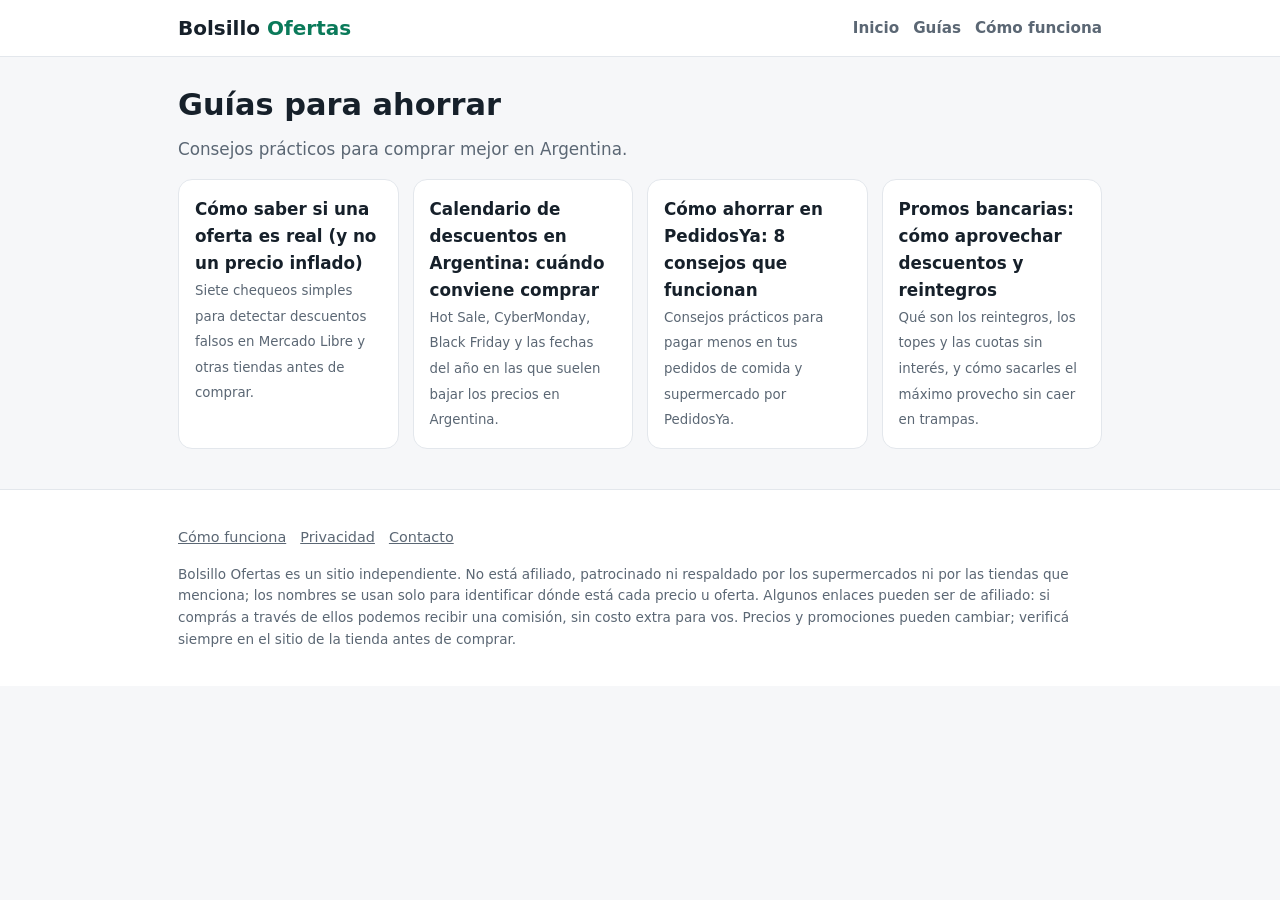
<file: public/guias.html>
<!doctype html><html lang="es-AR"><head><meta charset="utf-8"><meta name="viewport" content="width=device-width,initial-scale=1"><link rel="stylesheet" href="assets/style.css">
<script async src="https://pagead2.googlesyndication.com/pagead/js/adsbygoogle.js?client=ca-pub-1697004556284286" crossorigin="anonymous"></script>
<title>Guías para ahorrar en compras online | Bolsillo Ofertas</title><meta name="description" content="Guías prácticas para ahorrar en Mercado Libre, PedidosYa y con promos bancarias en Argentina.">
</head><body><body><header class="site"><div class="wrap"><a class="logo" href="index.html">Bolsillo<span> Ofertas</span></a><nav class="main"><a href="index.html">Inicio</a><a href="guias.html">Guías</a><a href="acerca.html">Cómo funciona</a></nav></div></header><main><div class="wrap">
<h1>Guías para ahorrar</h1><p class="lead">Consejos prácticos para comprar mejor en Argentina.</p>
<div class="grid"><a class="tile" href="guia-oferta-real.html"><strong>Cómo saber si una oferta es real (y no un precio inflado)</strong><small>Siete chequeos simples para detectar descuentos falsos en Mercado Libre y otras tiendas antes de comprar.</small></a><a class="tile" href="guia-calendario-descuentos.html"><strong>Calendario de descuentos en Argentina: cuándo conviene comprar</strong><small>Hot Sale, CyberMonday, Black Friday y las fechas del año en las que suelen bajar los precios en Argentina.</small></a><a class="tile" href="guia-ahorrar-pedidosya.html"><strong>Cómo ahorrar en PedidosYa: 8 consejos que funcionan</strong><small>Consejos prácticos para pagar menos en tus pedidos de comida y supermercado por PedidosYa.</small></a><a class="tile" href="guia-promos-bancarias.html"><strong>Promos bancarias: cómo aprovechar descuentos y reintegros</strong><small>Qué son los reintegros, los topes y las cuotas sin interés, y cómo sacarles el máximo provecho sin caer en trampas.</small></a></div>
</div></main><footer class="site"><div class="wrap"><p><a href="acerca.html">Cómo funciona</a><a href="privacidad.html">Privacidad</a><a href="mailto:contacto@bolsillo.online">Contacto</a></p><p class="disclaimer">Bolsillo Ofertas es un sitio independiente. No está afiliado, patrocinado ni respaldado por los supermercados ni por las tiendas que menciona; los nombres se usan solo para identificar dónde está cada precio u oferta. Algunos enlaces pueden ser de afiliado: si comprás a través de ellos podemos recibir una comisión, sin costo extra para vos. Precios y promociones pueden cambiar; verificá siempre en el sitio de la tienda antes de comprar.</p></div></footer></body></html>
</file>
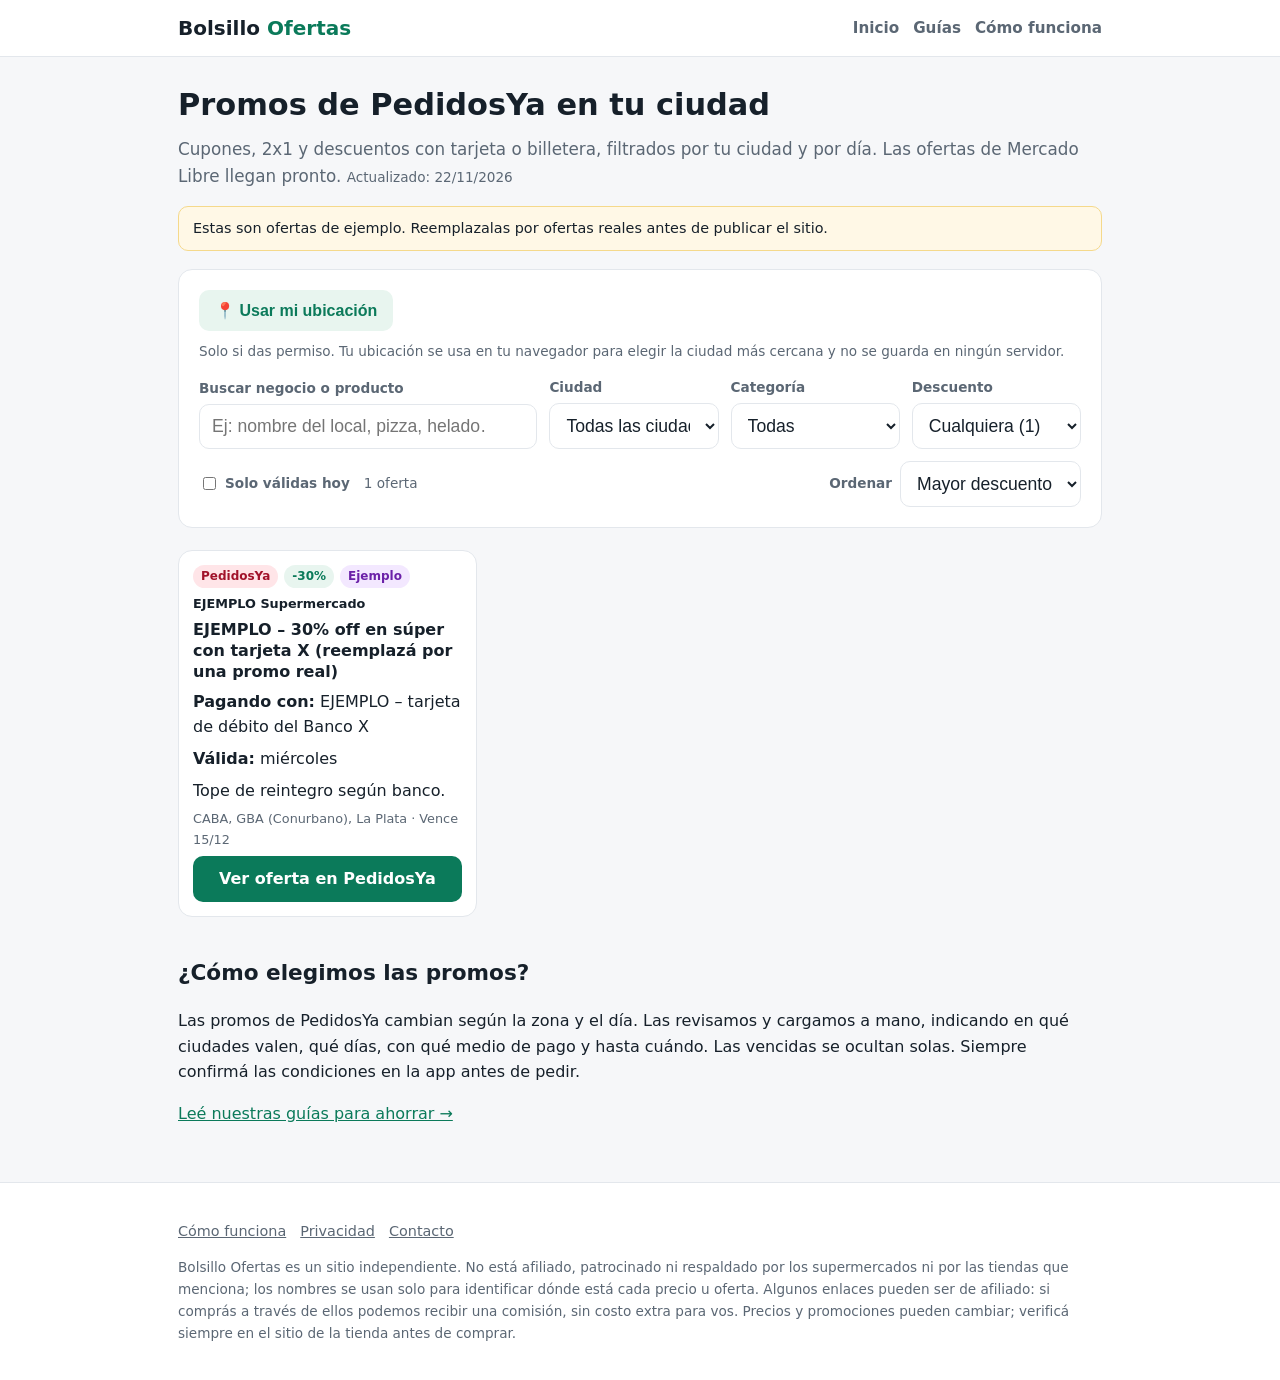
<file: public/ofertas.html>
<!doctype html><html lang="es-AR"><head><meta charset="utf-8"><meta name="viewport" content="width=device-width,initial-scale=1"><link rel="stylesheet" href="assets/style.css">
<script async src="https://pagead2.googlesyndication.com/pagead/js/adsbygoogle.js?client=ca-pub-1697004556284286" crossorigin="anonymous"></script>
<title>Promos y cupones de PedidosYa en tu ciudad | Bolsillo Ofertas</title>
<meta name="robots" content="noindex"><meta name="description" content="Promos, cupones y descuentos con tarjeta para PedidosYa, filtrados por tu ciudad y por día de la semana.">
</head><body><header class="site"><div class="wrap"><a class="logo" href="index.html">Bolsillo<span> Ofertas</span></a><nav class="main"><a href="index.html">Inicio</a><a href="guias.html">Guías</a><a href="acerca.html">Cómo funciona</a></nav></div></header>
<main><div class="wrap">
<h1>Promos de PedidosYa en tu ciudad</h1>
<p class="lead">Cupones, 2x1 y descuentos con tarjeta o billetera, filtrados por tu ciudad y por día. Las ofertas de Mercado Libre llegan pronto. <span id="updated" class="status"></span></p>
<p id="ml-notice" class="notice" hidden>Las ofertas de Mercado Libre están deshabilitadas por ahora. Vuelven pronto.</p>
<p id="demo-notice" class="notice" hidden>Estas son ofertas de ejemplo. Reemplazalas por ofertas reales antes de publicar el sitio.</p>

<div class="card">
 <div class="loc"><button id="btn-loc" class="sec" type="button">📍 Usar mi ubicación</button>
 <span id="loc-status" class="status">Solo si das permiso. Tu ubicación se usa en tu navegador para elegir la ciudad más cercana y no se guarda en ningún servidor.</span></div>
 <div class="toolbar" style="margin-top:14px">
  <div class="full"><label for="q">Buscar negocio o producto</label><input id="q" type="search" list="negocios" autocomplete="off" placeholder="Ej: nombre del local, pizza, helado…"><datalist id="negocios"></datalist></div>
  <div><label for="ciudad">Ciudad</label><select id="ciudad"></select></div>
  <div id="tienda-box"><label for="tienda">Tienda</label><select id="tienda"><option value="">Todas</option><option value="mercadolibre">Mercado Libre</option><option value="pedidosya">PedidosYa</option></select></div>
  <div><label for="cat">Categoría</label><select id="cat"></select></div>
  <div><label for="min">Descuento</label><select id="min"></select></div>
 </div>
 <div style="display:flex;justify-content:space-between;align-items:center;margin-top:12px;gap:10px;flex-wrap:wrap">
  <span style="display:flex;gap:14px;align-items:center"><label style="display:flex;gap:6px;align-items:center;margin:0"><input type="checkbox" id="hoy" style="width:auto"> Solo válidas hoy</label><span id="count" class="status"></span></span>
  <label style="display:flex;gap:8px;align-items:center;margin:0">Ordenar <select id="orden" style="width:auto"><option value="desc">Mayor descuento</option><option value="precio">Menor precio</option><option value="nuevo">Más nuevas</option></select></label>
 </div>
</div>

<div class="ad-slot"><!-- Bloque de anuncio AdSense --></div>
<section id="deals" class="deals" aria-live="polite"><p class="empty">Cargando ofertas…</p></section>
<div class="ad-slot"><!-- Bloque de anuncio AdSense --></div>

<h2>¿Cómo elegimos las promos?</h2>
<p>Las promos de PedidosYa cambian según la zona y el día. Las revisamos y cargamos a mano, indicando en qué ciudades valen, qué días, con qué medio de pago y hasta cuándo. Las vencidas se ocultan solas. Siempre confirmá las condiciones en la app antes de pedir.</p>
<p><a href="guias.html">Leé nuestras guías para ahorrar →</a></p>
</div></main>
<footer class="site"><div class="wrap"><p><a href="acerca.html">Cómo funciona</a><a href="privacidad.html">Privacidad</a><a href="mailto:contacto@bolsillo.online">Contacto</a></p><p class="disclaimer">Bolsillo Ofertas es un sitio independiente. No está afiliado, patrocinado ni respaldado por los supermercados ni por las tiendas que menciona; los nombres se usan solo para identificar dónde está cada precio u oferta. Algunos enlaces pueden ser de afiliado: si comprás a través de ellos podemos recibir una comisión, sin costo extra para vos. Precios y promociones pueden cambiar; verificá siempre en el sitio de la tienda antes de comprar.</p></div></footer>
<script src="assets/app.js"></script></body></html>
</file>
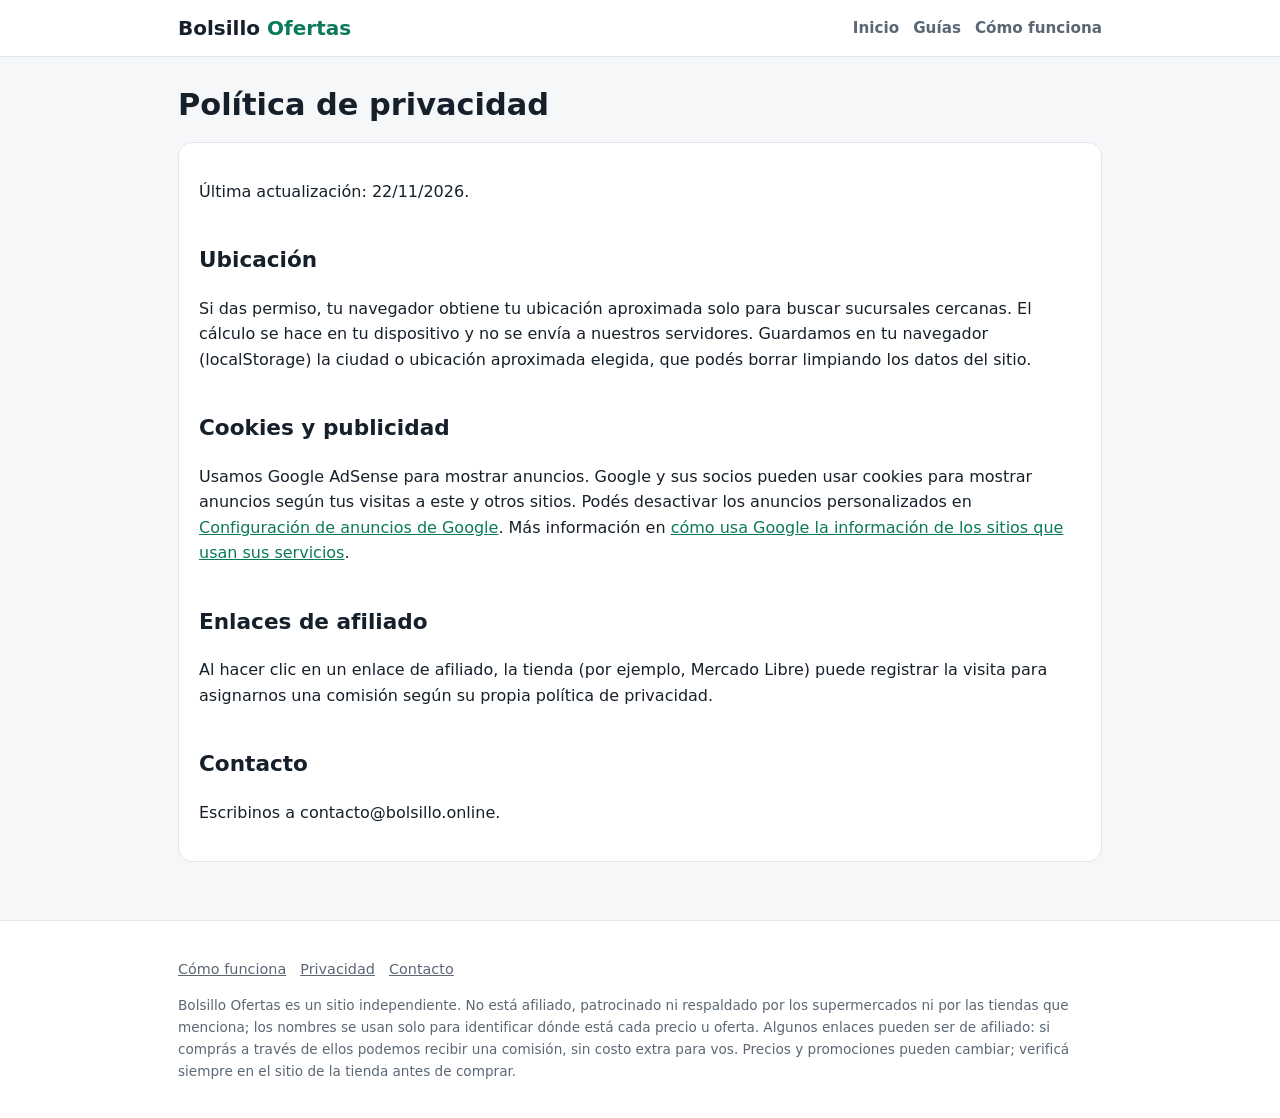
<file: public/privacidad.html>
<!doctype html><html lang="es-AR"><head><meta charset="utf-8"><meta name="viewport" content="width=device-width,initial-scale=1"><link rel="stylesheet" href="assets/style.css">
<script async src="https://pagead2.googlesyndication.com/pagead/js/adsbygoogle.js?client=ca-pub-1697004556284286" crossorigin="anonymous"></script>
<title>Política de privacidad | Bolsillo Ofertas</title><meta name="robots" content="noindex">
</head><body><header class="site"><div class="wrap"><a class="logo" href="index.html">Bolsillo<span> Ofertas</span></a><nav class="main"><a href="index.html">Inicio</a><a href="guias.html">Guías</a><a href="acerca.html">Cómo funciona</a></nav></div></header><main><div class="wrap">
<h1>Política de privacidad</h1>
<div class="card">
<p>Última actualización: 22/11/2026.</p>
<h2>Ubicación</h2><p>Si das permiso, tu navegador obtiene tu ubicación aproximada solo para buscar sucursales cercanas. El cálculo se hace en tu dispositivo y no se envía a nuestros servidores. Guardamos en tu navegador (localStorage) la ciudad o ubicación aproximada elegida, que podés borrar limpiando los datos del sitio.</p>
<h2>Cookies y publicidad</h2><p>Usamos Google AdSense para mostrar anuncios. Google y sus socios pueden usar cookies para mostrar anuncios según tus visitas a este y otros sitios. Podés desactivar los anuncios personalizados en <a href="https://adssettings.google.com" rel="noopener">Configuración de anuncios de Google</a>. Más información en <a href="https://policies.google.com/technologies/ads" rel="noopener">cómo usa Google la información de los sitios que usan sus servicios</a>.</p>
<h2>Enlaces de afiliado</h2><p>Al hacer clic en un enlace de afiliado, la tienda (por ejemplo, Mercado Libre) puede registrar la visita para asignarnos una comisión según su propia política de privacidad.</p>
<h2>Contacto</h2><p>Escribinos a contacto@bolsillo.online.</p>
</div></div></main><footer class="site"><div class="wrap"><p><a href="acerca.html">Cómo funciona</a><a href="privacidad.html">Privacidad</a><a href="mailto:contacto@bolsillo.online">Contacto</a></p><p class="disclaimer">Bolsillo Ofertas es un sitio independiente. No está afiliado, patrocinado ni respaldado por los supermercados ni por las tiendas que menciona; los nombres se usan solo para identificar dónde está cada precio u oferta. Algunos enlaces pueden ser de afiliado: si comprás a través de ellos podemos recibir una comisión, sin costo extra para vos. Precios y promociones pueden cambiar; verificá siempre en el sitio de la tienda antes de comprar.</p></div></footer></body></html>
</file>
<file: public/assets/style.css>
:root{--bg:#f6f7f9;--card:#fff;--ink:#16202a;--muted:#5b6774;--brand:#0b7a5a;--brand-2:#e8f5ef;--line:#e3e7ec;--radius:14px}
*{box-sizing:border-box}
html{-webkit-text-size-adjust:100%}
body{margin:0;font-family:system-ui,-apple-system,"Segoe UI",Roboto,Arial,sans-serif;background:var(--bg);color:var(--ink);line-height:1.6}
a{color:var(--brand)}
.wrap{max-width:960px;margin:0 auto;padding:0 18px}
header.site{background:var(--card);border-bottom:1px solid var(--line)}
header.site .wrap{display:flex;align-items:center;justify-content:space-between;gap:12px;flex-wrap:wrap;padding-top:12px;padding-bottom:12px}
.logo{font-weight:800;font-size:1.25rem;text-decoration:none;color:var(--ink)}
.logo span{color:var(--brand)}
nav.main a{margin-left:14px;text-decoration:none;color:var(--muted);font-weight:600;font-size:.95rem}
nav.main a:hover,nav.main a[aria-current]{color:var(--brand)}
main{padding:24px 0 40px}
h1{font-size:1.9rem;line-height:1.2;margin:.2em 0 .4em}
h2{font-size:1.35rem;margin-top:1.8em}
h3{font-size:1.1rem}
.lead{color:var(--muted);font-size:1.05rem;margin-top:0}
.card{background:var(--card);border:1px solid var(--line);border-radius:var(--radius);padding:20px;margin:18px 0}
.grid{display:grid;gap:14px;grid-template-columns:repeat(auto-fit,minmax(200px,1fr))}
.tile{display:block;background:var(--card);border:1px solid var(--line);border-radius:var(--radius);padding:16px;text-decoration:none;color:var(--ink)}
.tile:hover{border-color:var(--brand)}
.tile strong{display:block;font-size:1.05rem}
.tile small{color:var(--muted)}
.rate-name{font-size:.85rem;color:var(--muted);text-transform:uppercase;letter-spacing:.04em}
.rate-val{font-size:1.5rem;font-weight:800}
.rate-sub{font-size:.85rem;color:var(--muted)}
form.conv{display:grid;gap:12px;grid-template-columns:1fr 1fr}
form.conv .full{grid-column:1/-1}
label{font-size:.85rem;font-weight:600;color:var(--muted);display:block;margin-bottom:4px}
input,select{width:100%;font-size:1.1rem;padding:11px 12px;border:1px solid var(--line);border-radius:10px;background:#fff;color:var(--ink)}
input:focus,select:focus{outline:2px solid var(--brand);border-color:transparent}
button{font-size:1rem;padding:11px 16px;border:0;border-radius:10px;background:var(--brand);color:#fff;font-weight:700;cursor:pointer}
.result{background:var(--brand-2);border-radius:10px;padding:16px;font-size:1.4rem;font-weight:800;text-align:center}
.result small{display:block;font-size:.85rem;font-weight:500;color:var(--muted)}
.status{font-size:.85rem;color:var(--muted)}
.status.err{color:#b42318}
table{width:100%;border-collapse:collapse;font-size:.95rem}
th,td{text-align:left;padding:9px 8px;border-bottom:1px solid var(--line)}
th{color:var(--muted);font-weight:600}
td.num{text-align:right;font-variant-numeric:tabular-nums}
.ad-slot{margin:22px 0;min-height:0}
.faq dt{font-weight:700;margin-top:14px}
.faq dd{margin:4px 0 0}
.disclaimer{font-size:.85rem;color:var(--muted)}
footer.site{border-top:1px solid var(--line);background:var(--card);padding:22px 0;font-size:.9rem;color:var(--muted)}
footer.site a{color:var(--muted);margin-right:14px}
@media (max-width:600px){form.conv{grid-template-columns:1fr}nav.main a{margin:0 12px 0 0}h1{font-size:1.55rem}}
/* --- Monitor de ofertas --- */
.toolbar{display:grid;gap:12px;grid-template-columns:2fr 1fr 1fr 1fr;align-items:end}.toolbar [hidden]{display:none}
.loc{display:flex;gap:10px;align-items:center;flex-wrap:wrap}
.loc button.sec{background:var(--brand-2);color:var(--brand)}
.deals{display:grid;gap:14px;grid-template-columns:repeat(auto-fill,minmax(230px,1fr))}
.deal{background:var(--card);border:1px solid var(--line);border-radius:var(--radius);overflow:hidden;display:flex;flex-direction:column}
.deal img{width:100%;height:160px;object-fit:contain;background:#fff;border-bottom:1px solid var(--line)}
.deal .body{padding:14px;display:flex;flex-direction:column;gap:6px;flex:1}
.deal h3{margin:0;font-size:1rem;line-height:1.3}
.price{font-size:1.35rem;font-weight:800}
.old{color:var(--muted);text-decoration:line-through;font-size:.9rem;margin-left:6px;font-weight:500}
.badges{display:flex;gap:6px;flex-wrap:wrap}
.badge{font-size:.75rem;font-weight:700;padding:2px 8px;border-radius:99px;background:var(--brand-2);color:var(--brand)}
.badge.ml{background:#fff6cc;color:#6b5200}
.badge.py{background:#ffe5e8;color:#a1122a}
.badge.low{background:#e7f0ff;color:#1d4ed8}
.badge.demo{background:#f3e8ff;color:#6b21a8}
.deal .meta{font-size:.8rem;color:var(--muted)}
.deal a.go{margin-top:auto;display:block;text-align:center;background:var(--brand);color:#fff;text-decoration:none;font-weight:700;padding:10px;border-radius:10px}
.notice{background:#fff8e6;border:1px solid #f5d98b;border-radius:10px;padding:10px 14px;font-size:.9rem}
.empty{color:var(--muted);text-align:center;padding:30px}
textarea{width:100%;min-height:220px;font-family:ui-monospace,monospace;font-size:.85rem;padding:10px;border:1px solid var(--line);border-radius:10px}
@media (max-width:700px){.toolbar{grid-template-columns:1fr 1fr}.toolbar .full{grid-column:1/-1}}
details summary{cursor:pointer;color:var(--brand);font-weight:600;font-size:.9rem;margin-top:6px}
details table{font-size:.85rem;margin-top:6px}
details td{padding:6px 4px;vertical-align:top}
.deal .old{display:inline}
small.old{margin-left:0;font-size:.8rem}
.toolbar .span2{grid-column:span 2}
</file>
